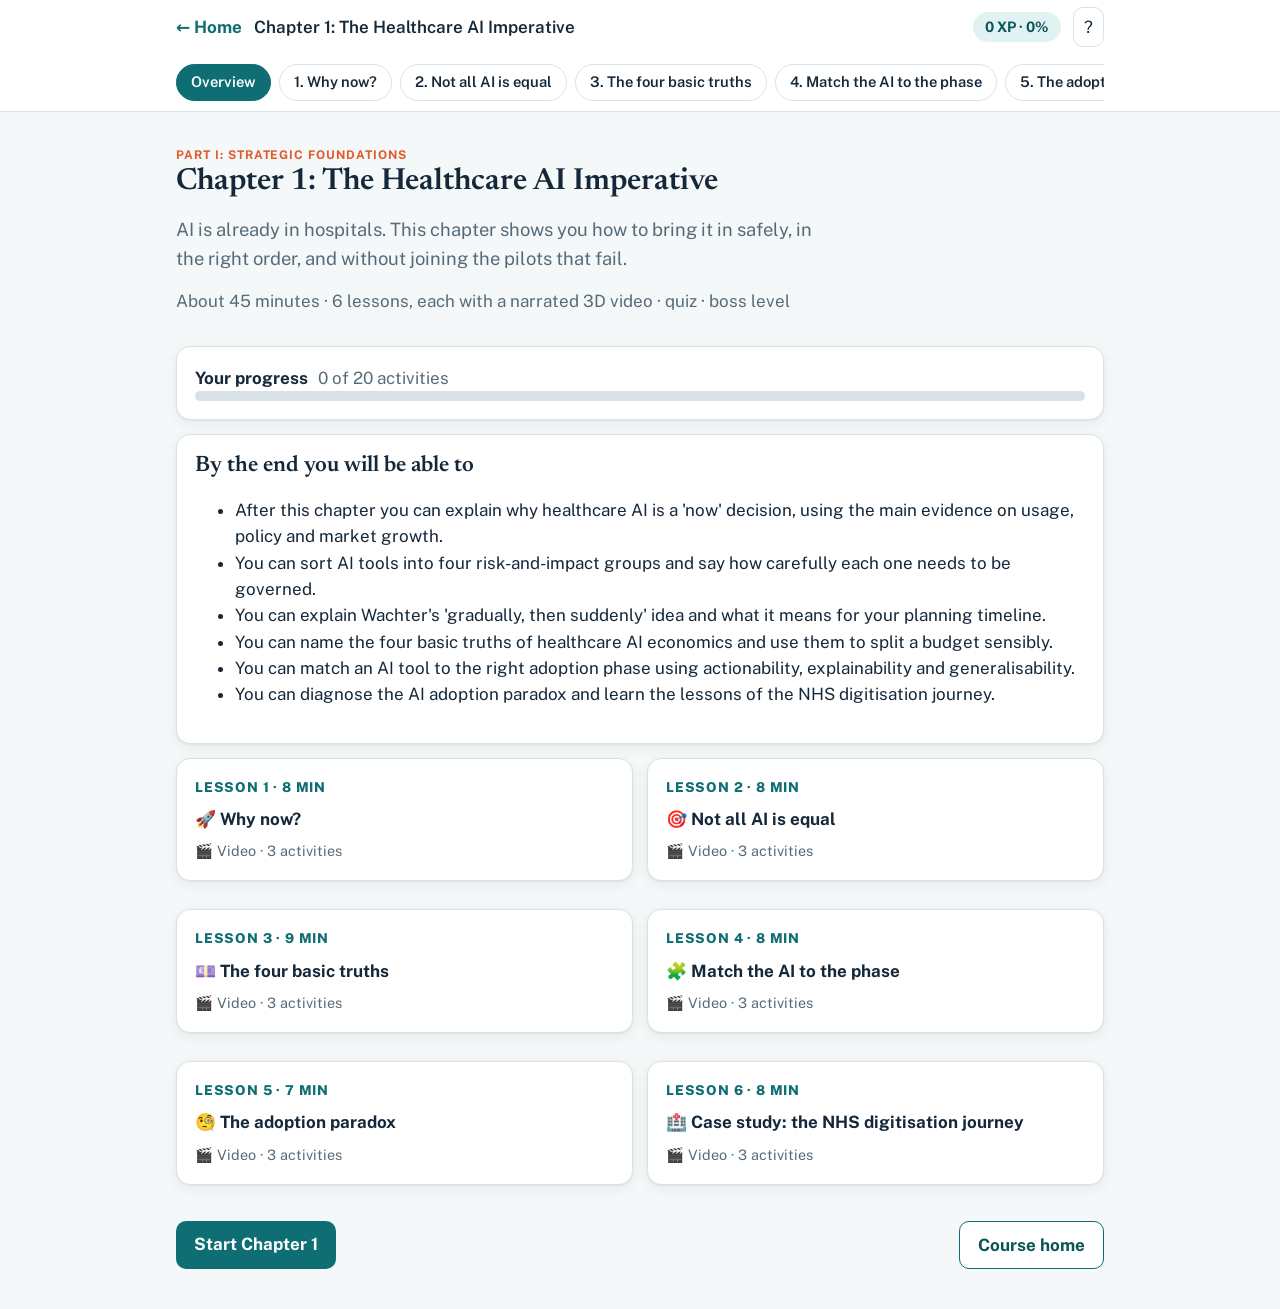
<file: chapter.html>
<!doctype html>
<html lang="en-GB">
<head>
<meta charset="utf-8">
<meta name="viewport" content="width=device-width,initial-scale=1">
<title>Chapter</title>
<link rel="preconnect" href="https://fonts.googleapis.com">
<link rel="preconnect" href="https://fonts.gstatic.com" crossorigin>
<link rel="stylesheet" href="https://fonts.googleapis.com/css2?family=Newsreader:opsz,wght@6..72,500;6..72,600&family=Public+Sans:wght@400;500;600;700&display=swap">
<link rel="stylesheet" href="assets/style.css">
</head>
<body>
<header class="topbar"><div class="wrap"><a class="home" href="index.html">← Home</a><span class="ttl" id="ttl"></span><span class="chip" id="xp"></span><a class="iconbtn" style="text-decoration:none;color:inherit" href="guide.html" title="Quick guide">?</a></div>
<div class="wrap"><nav class="nav" id="nav" aria-label="Chapter sections"></nav></div></header>
<main class="wrap" id="main"><p class="muted">Loading…</p></main>
<noscript><p class="wrap">This course needs JavaScript switched on.</p></noscript>
<script src="assets/three.min.js"></script>
<script src="assets/scenes.js"></script>
<script src="assets/music.js"></script>
<script src="assets/video.js"></script>
<script src="assets/engine.js"></script>
<script>SAIH.chapterPage();</script>
</body>
</html>
</file>
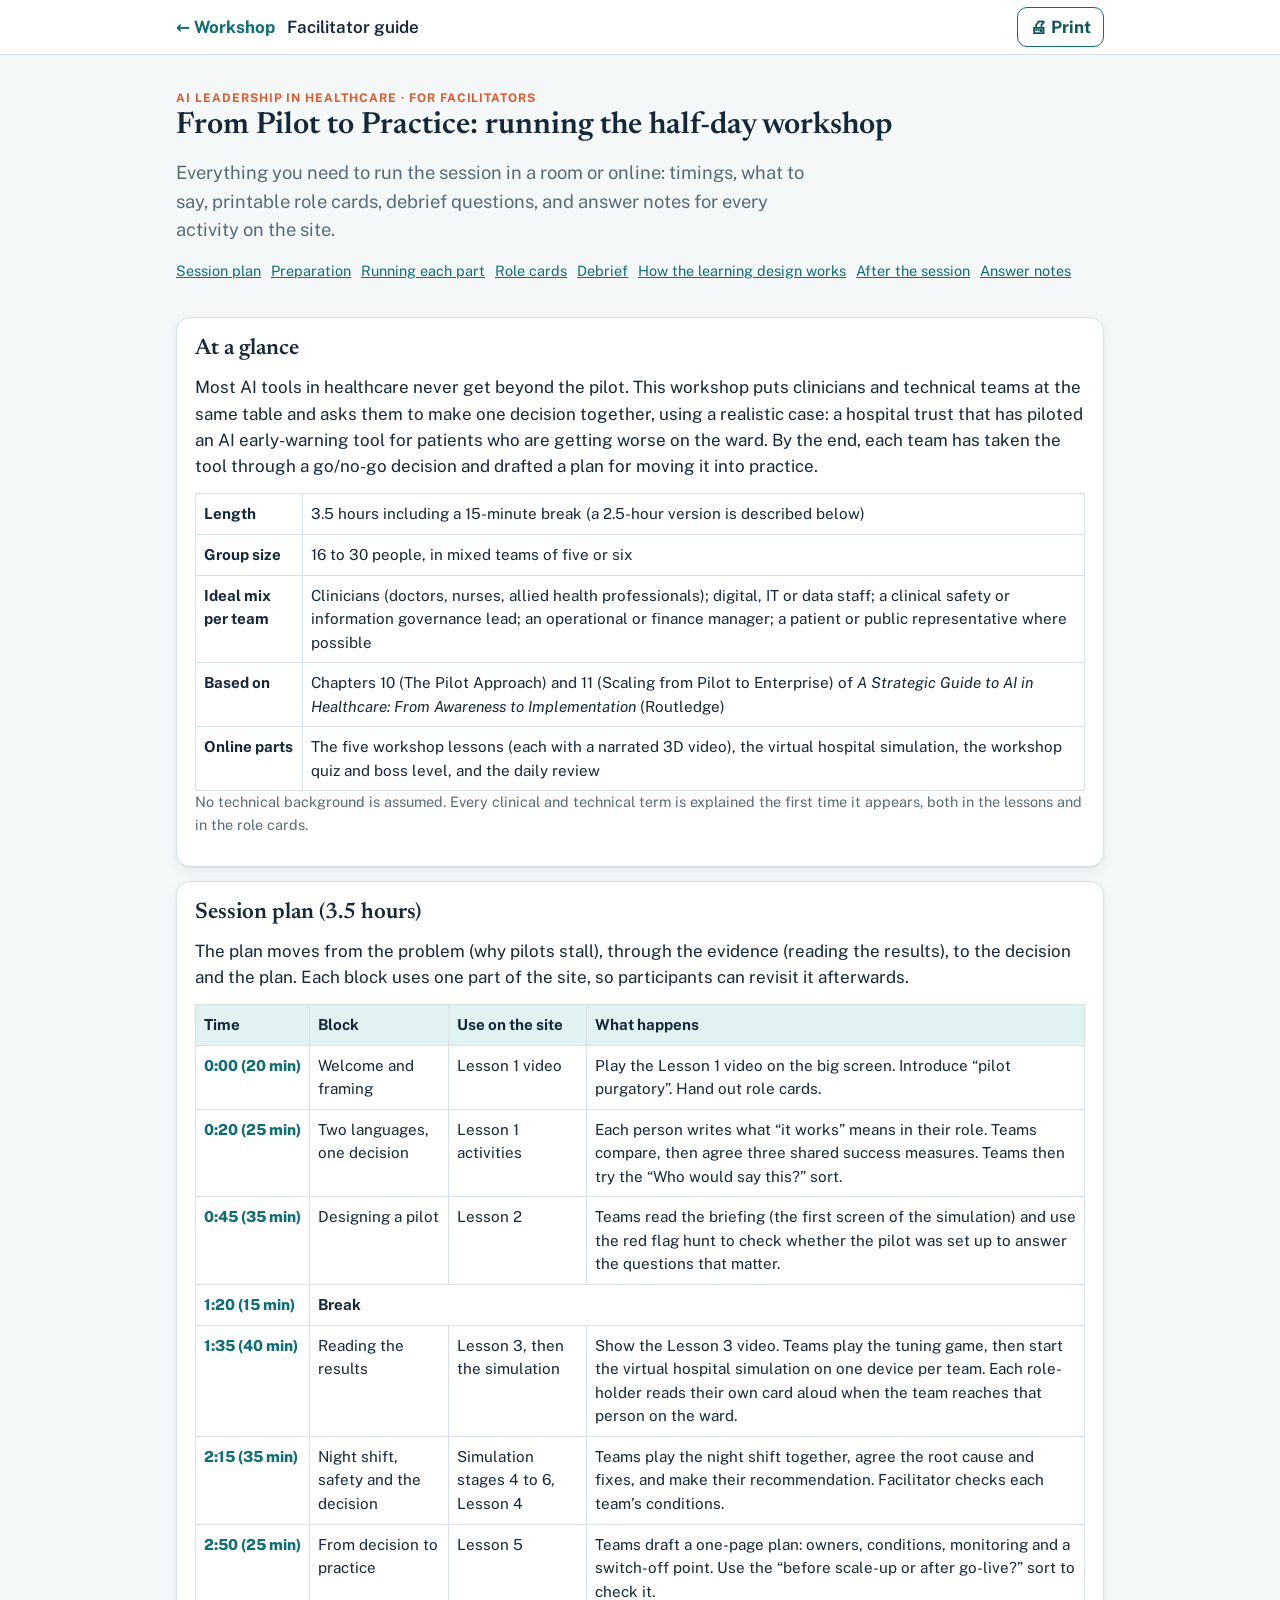
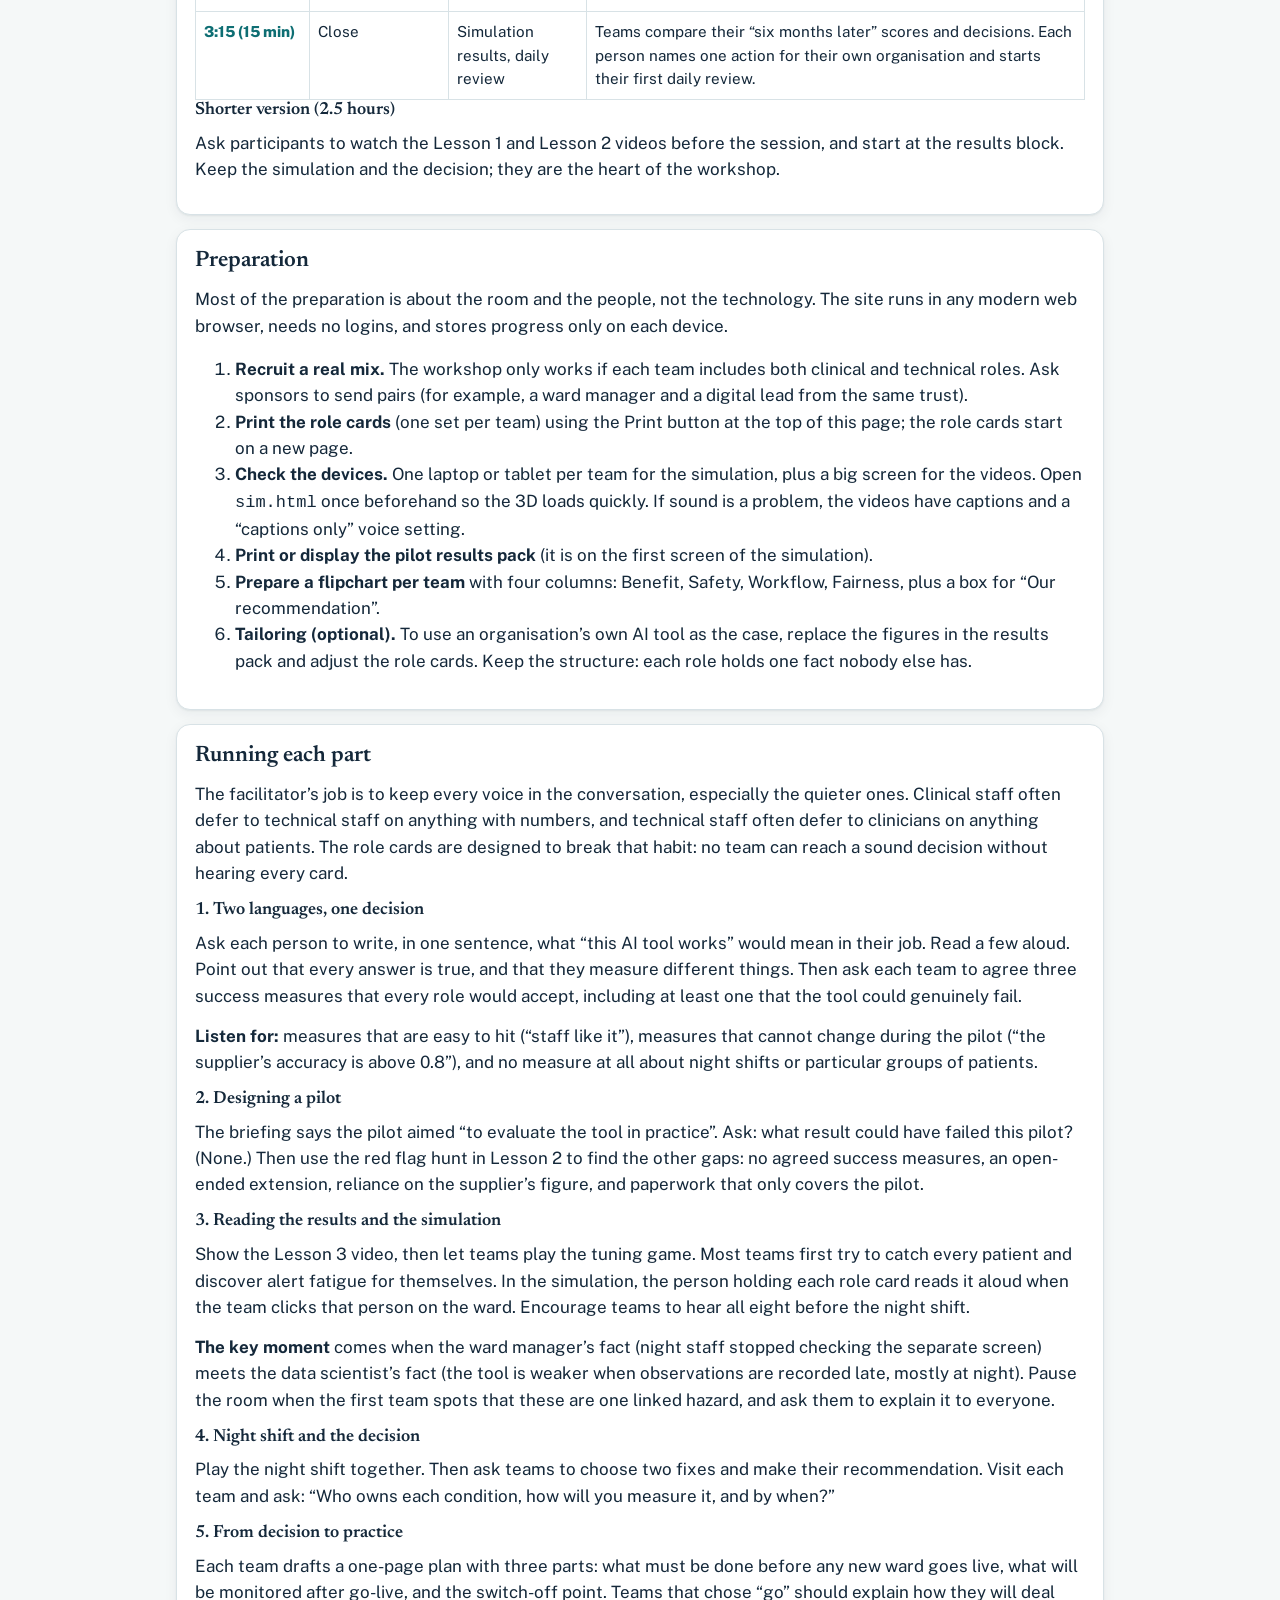
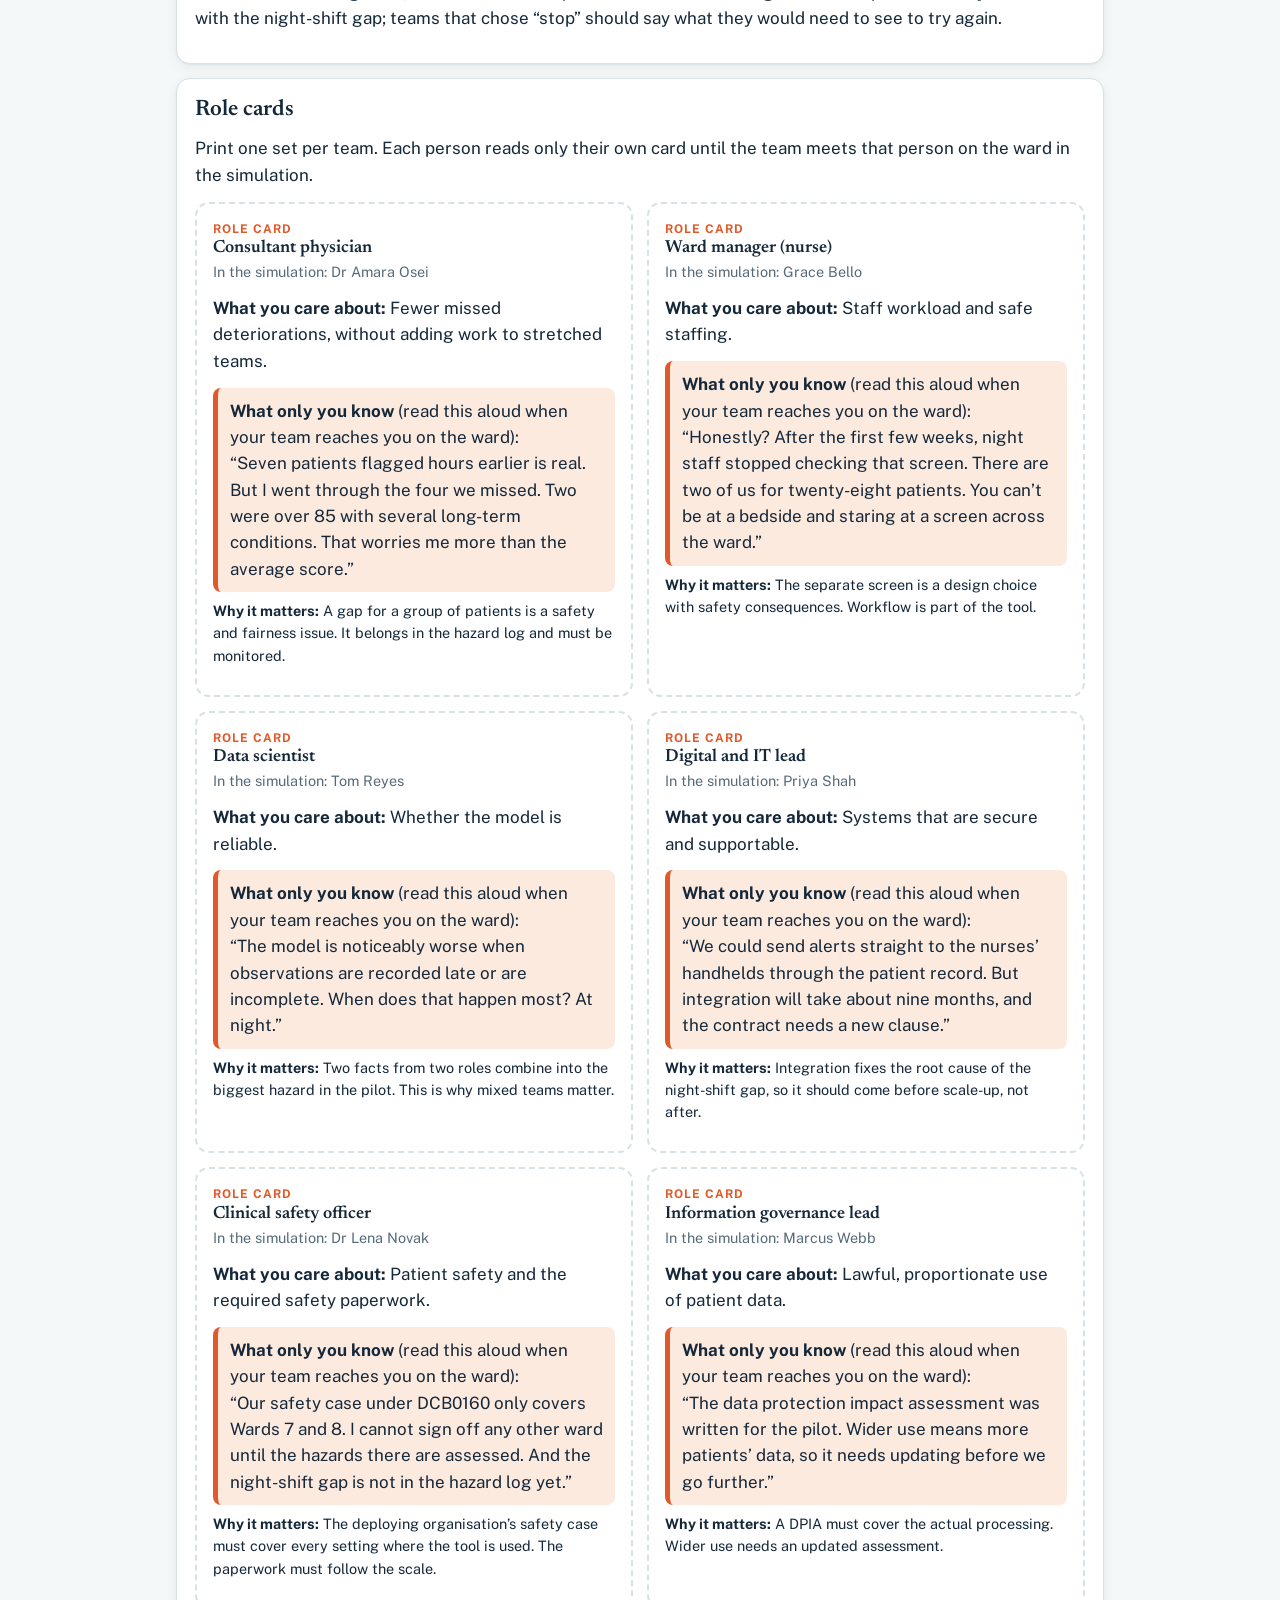
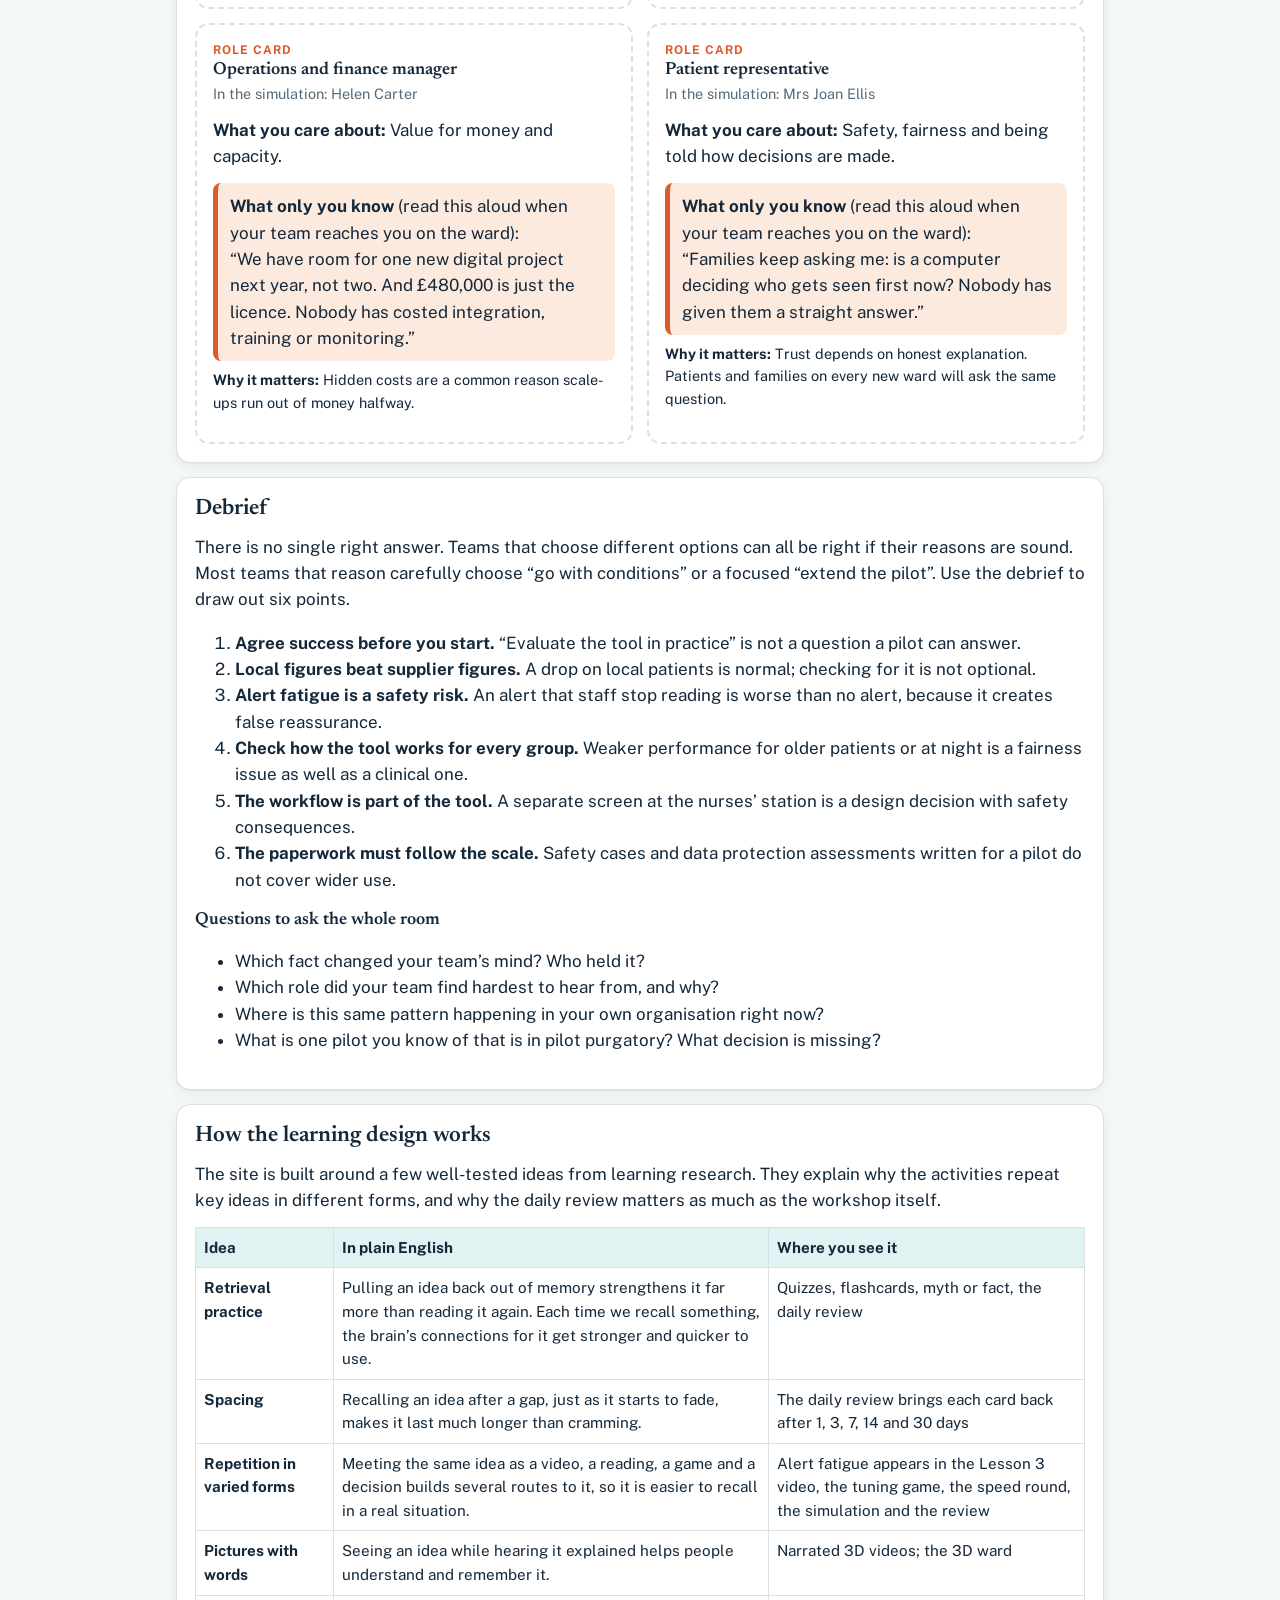
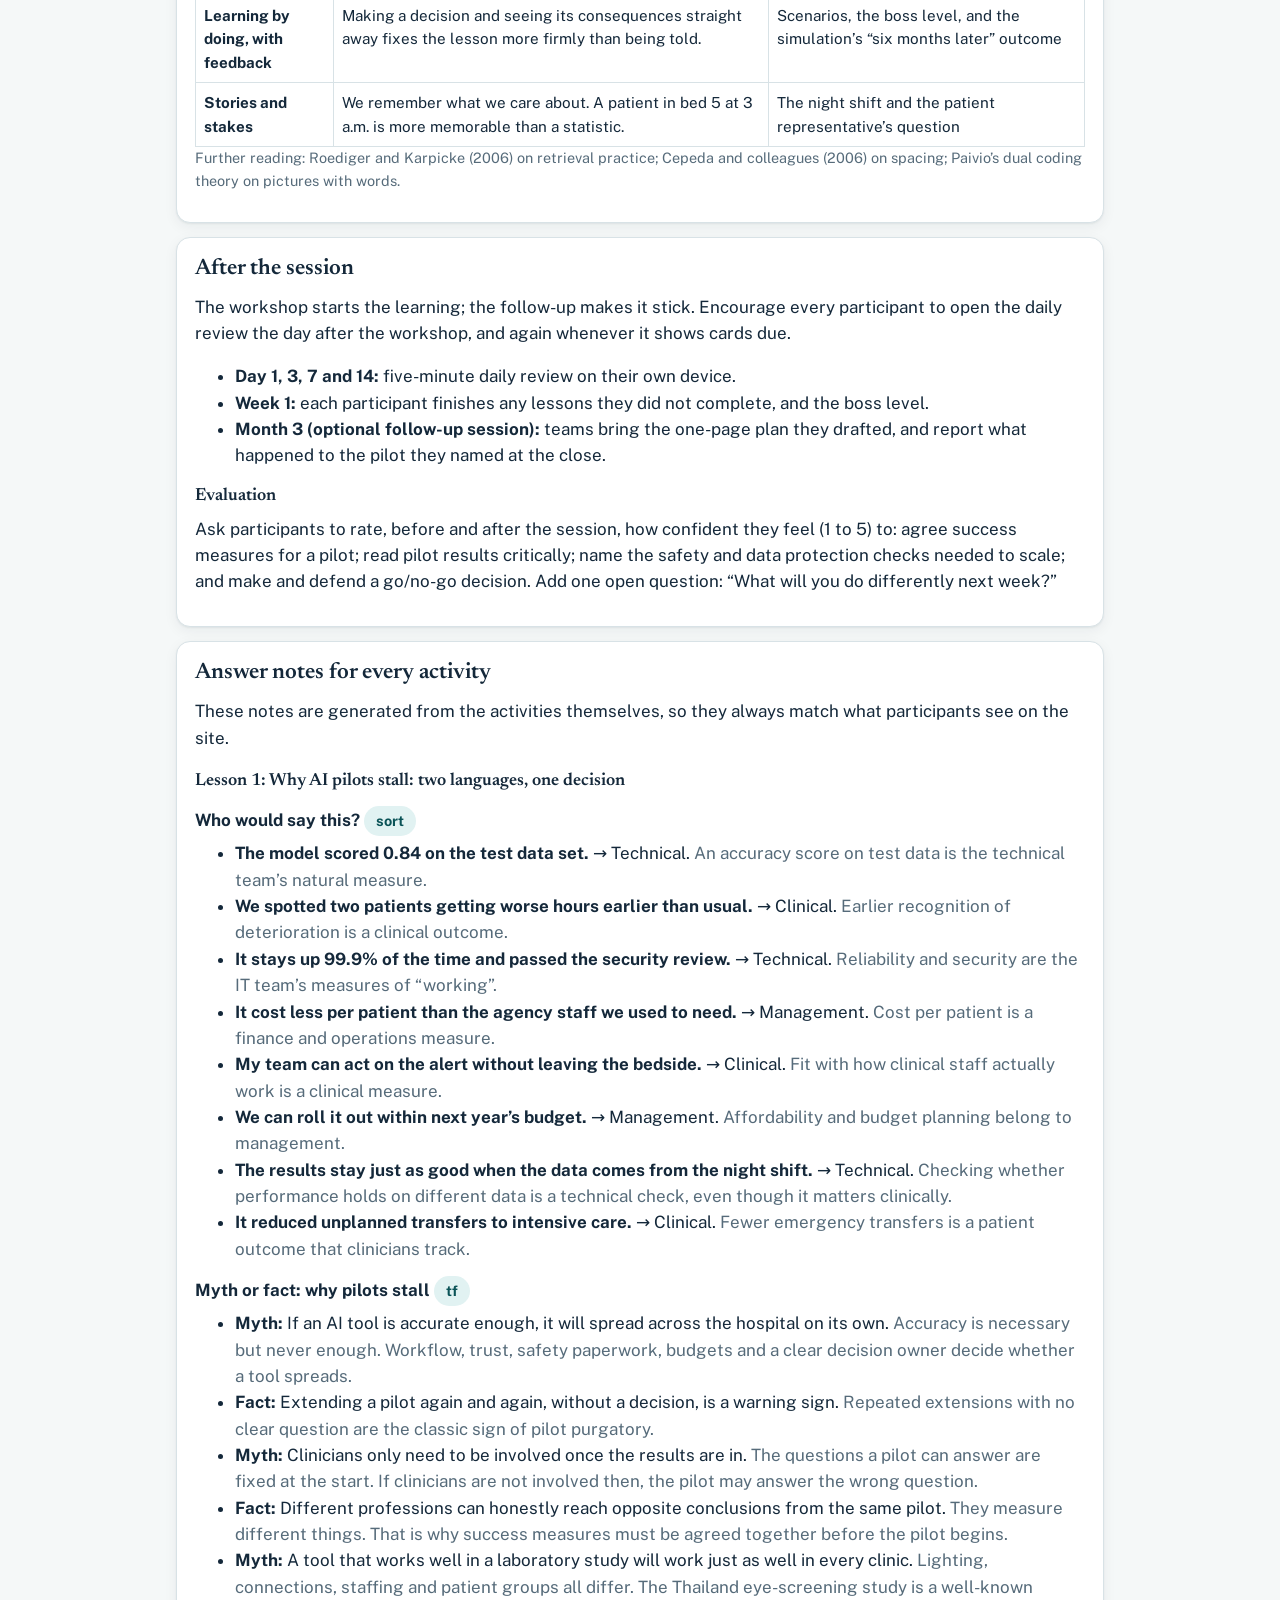
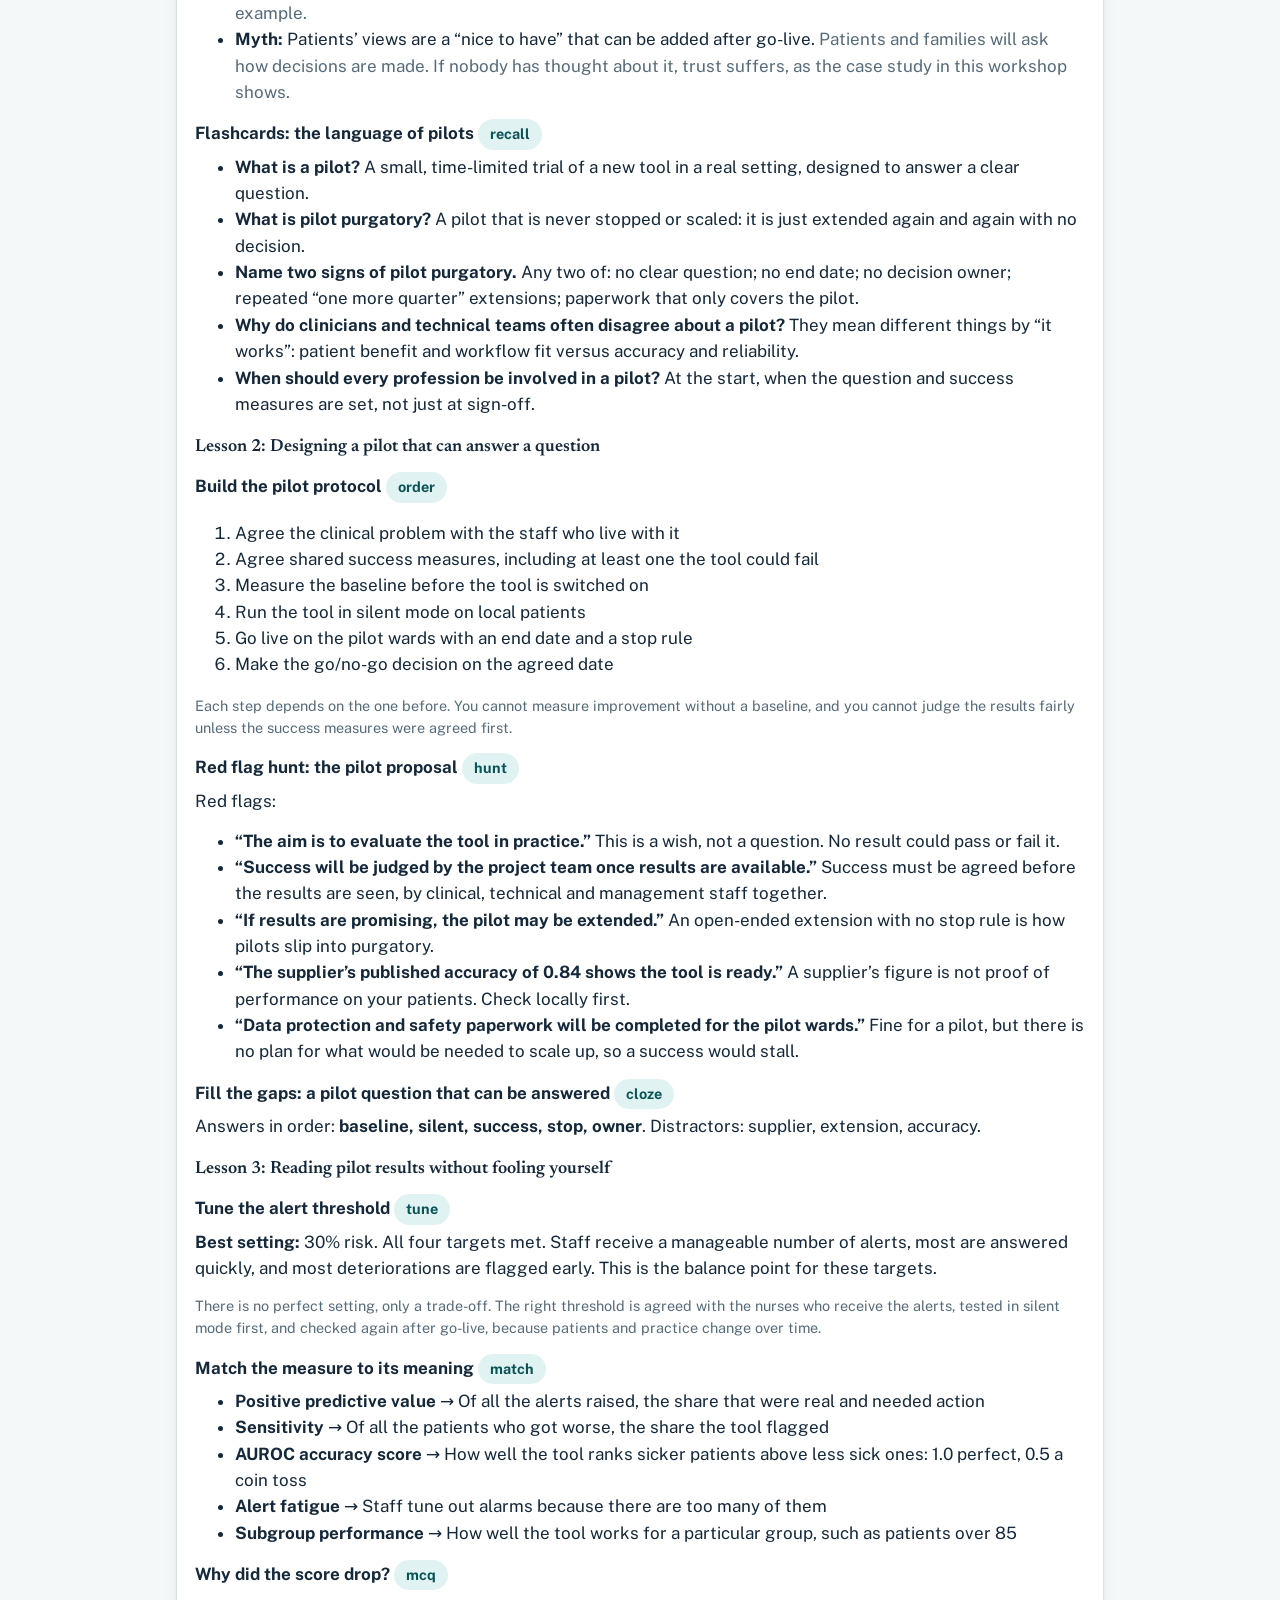
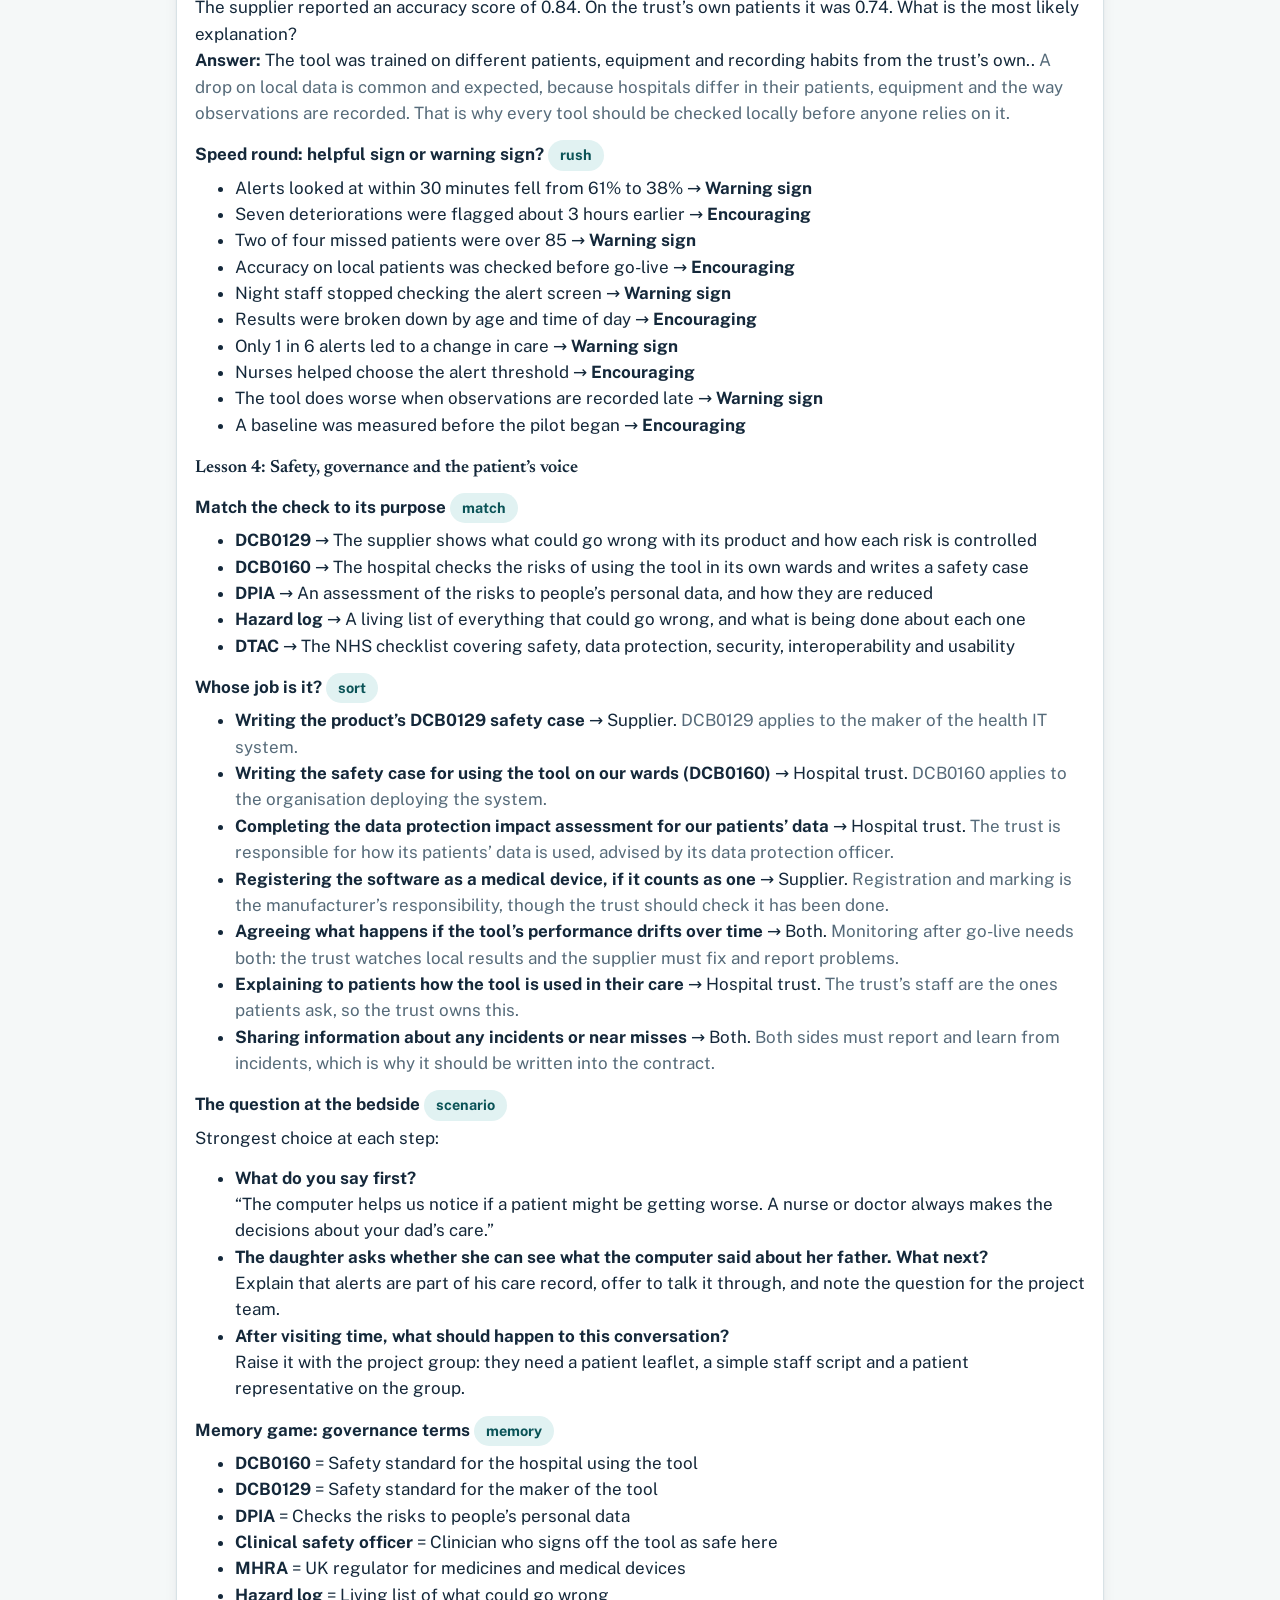
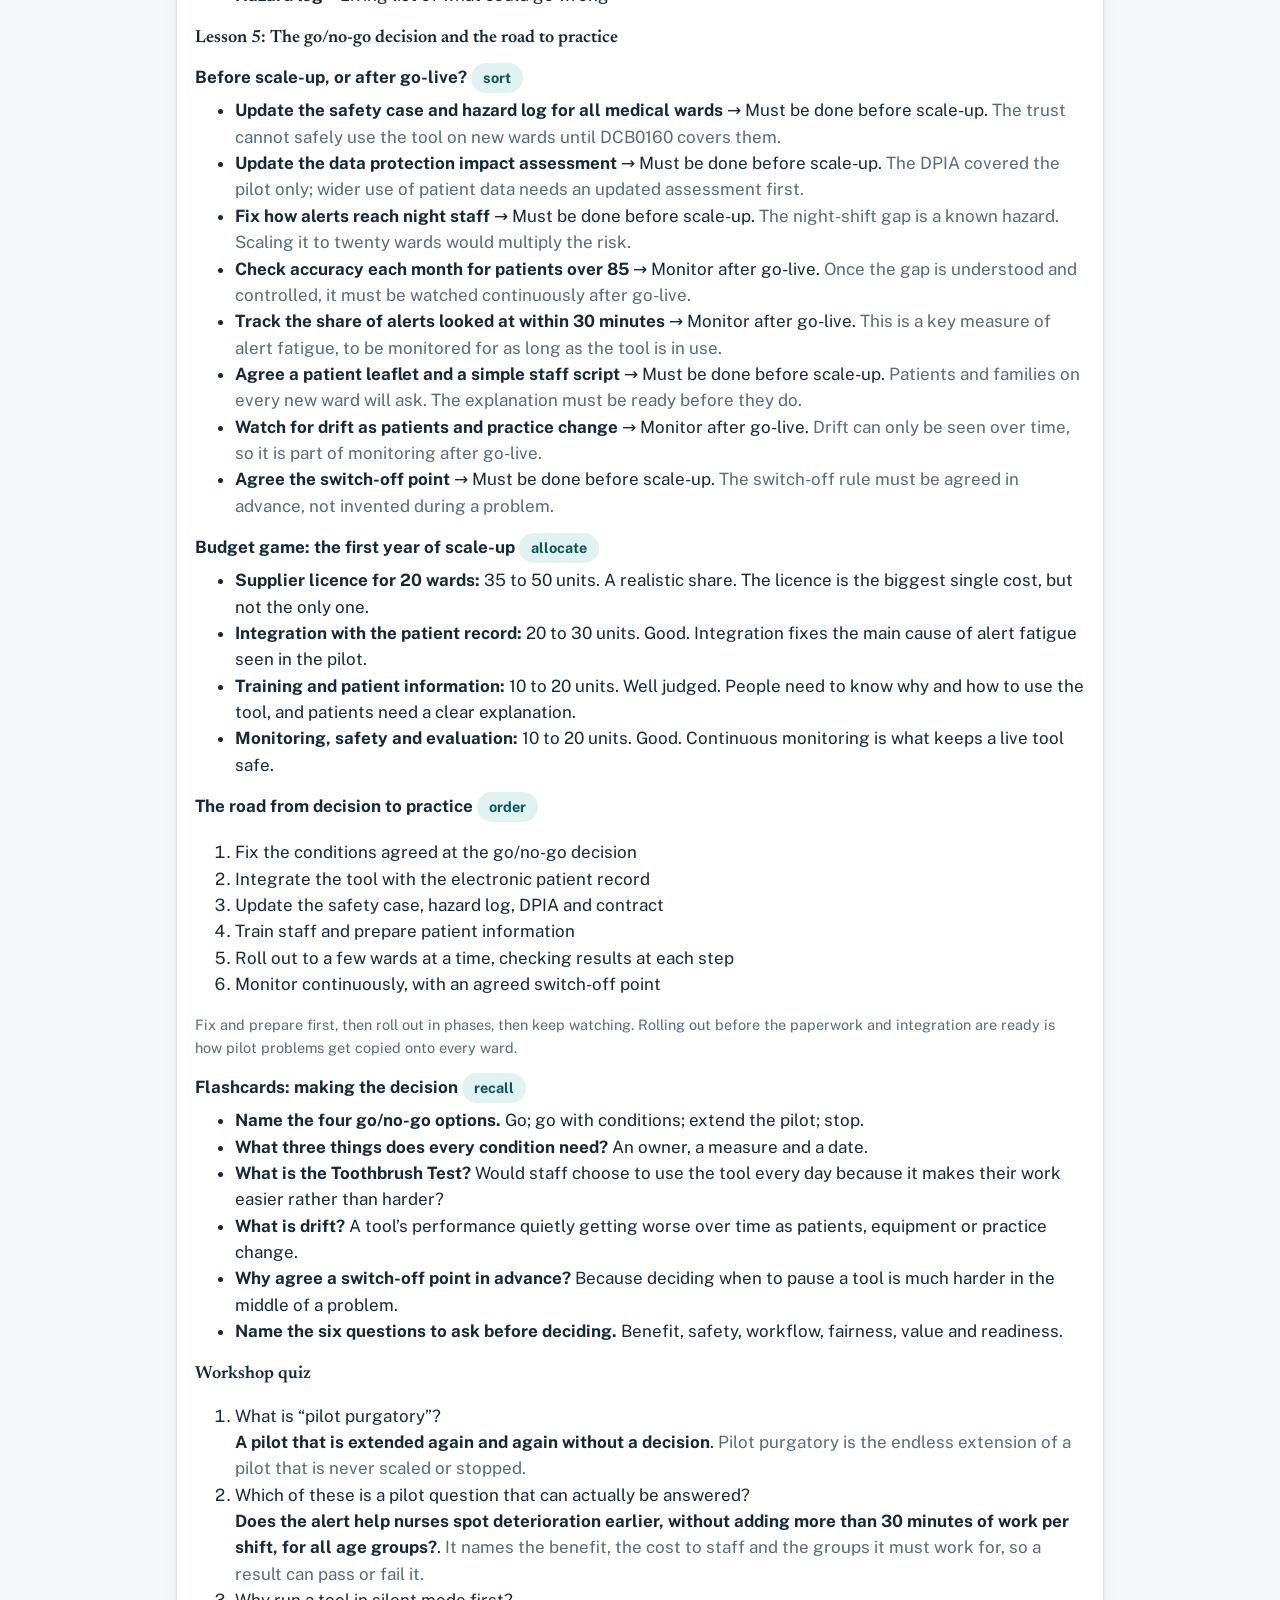
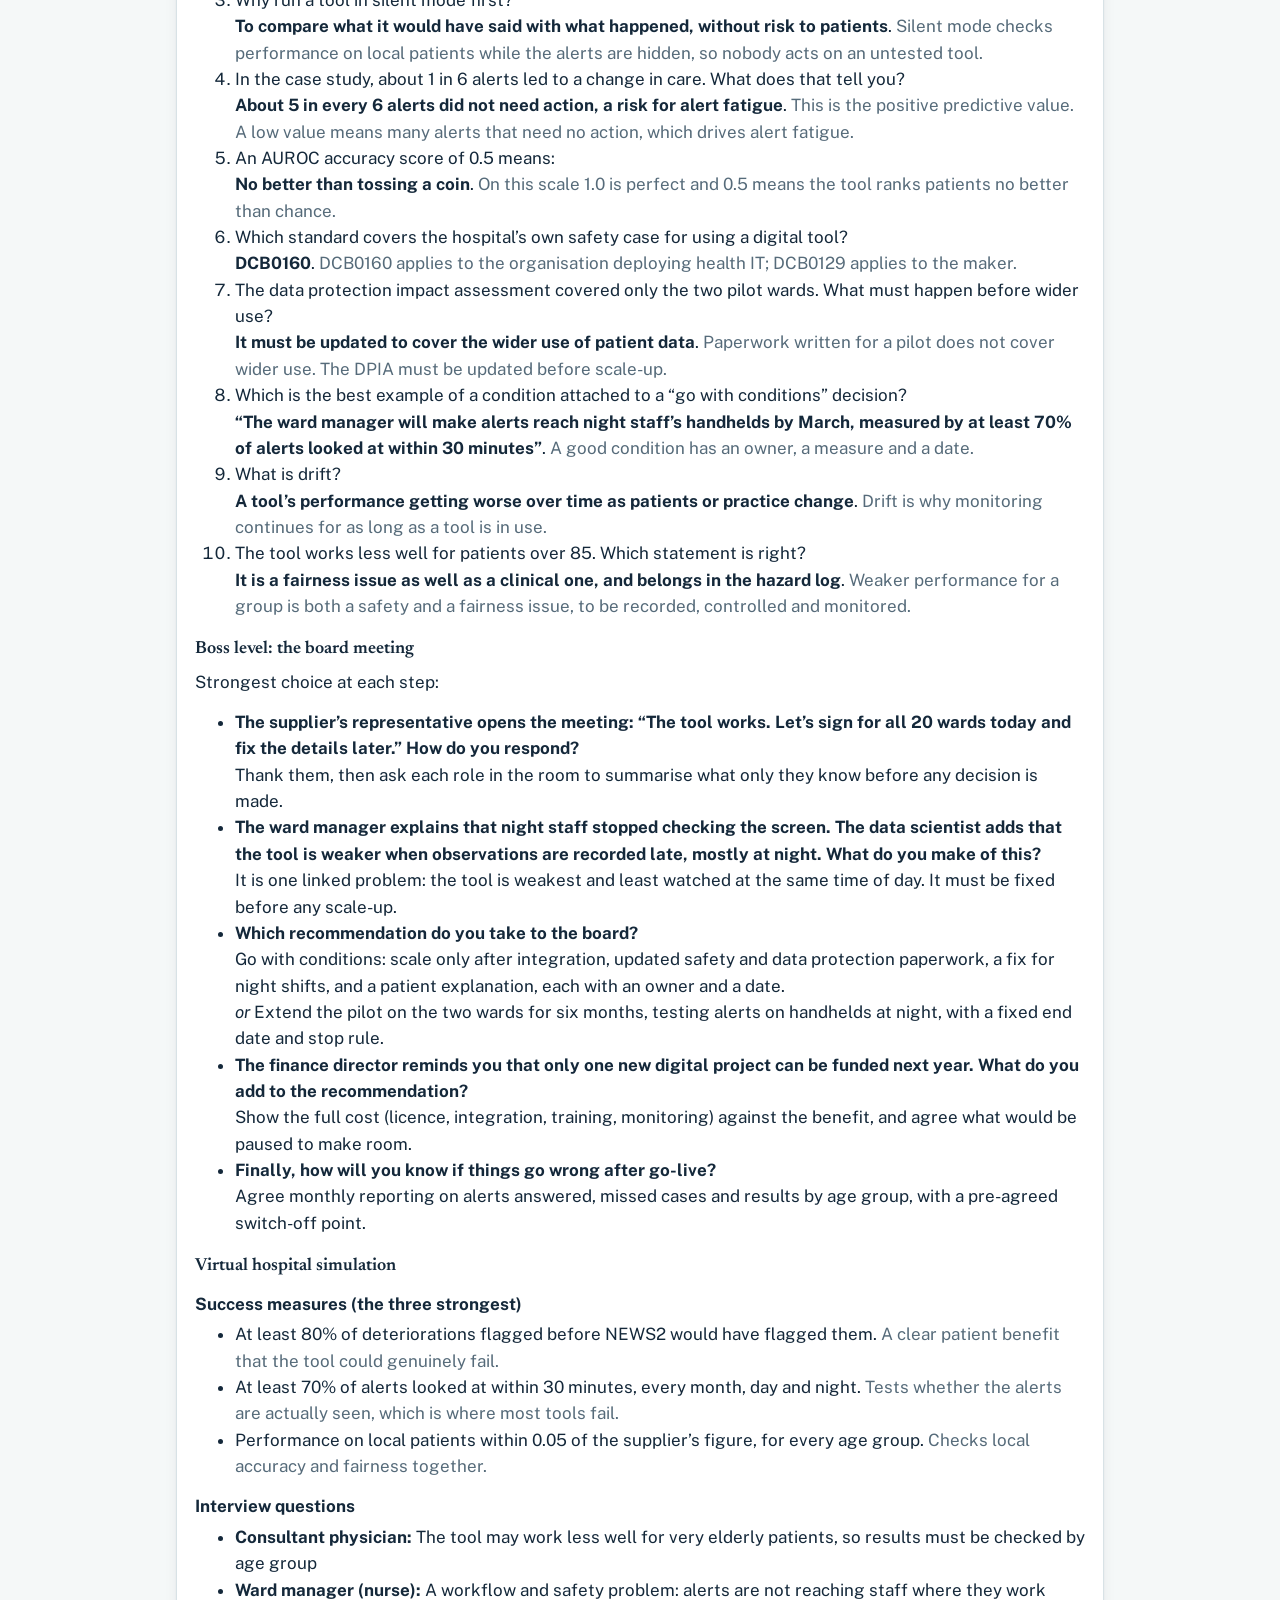
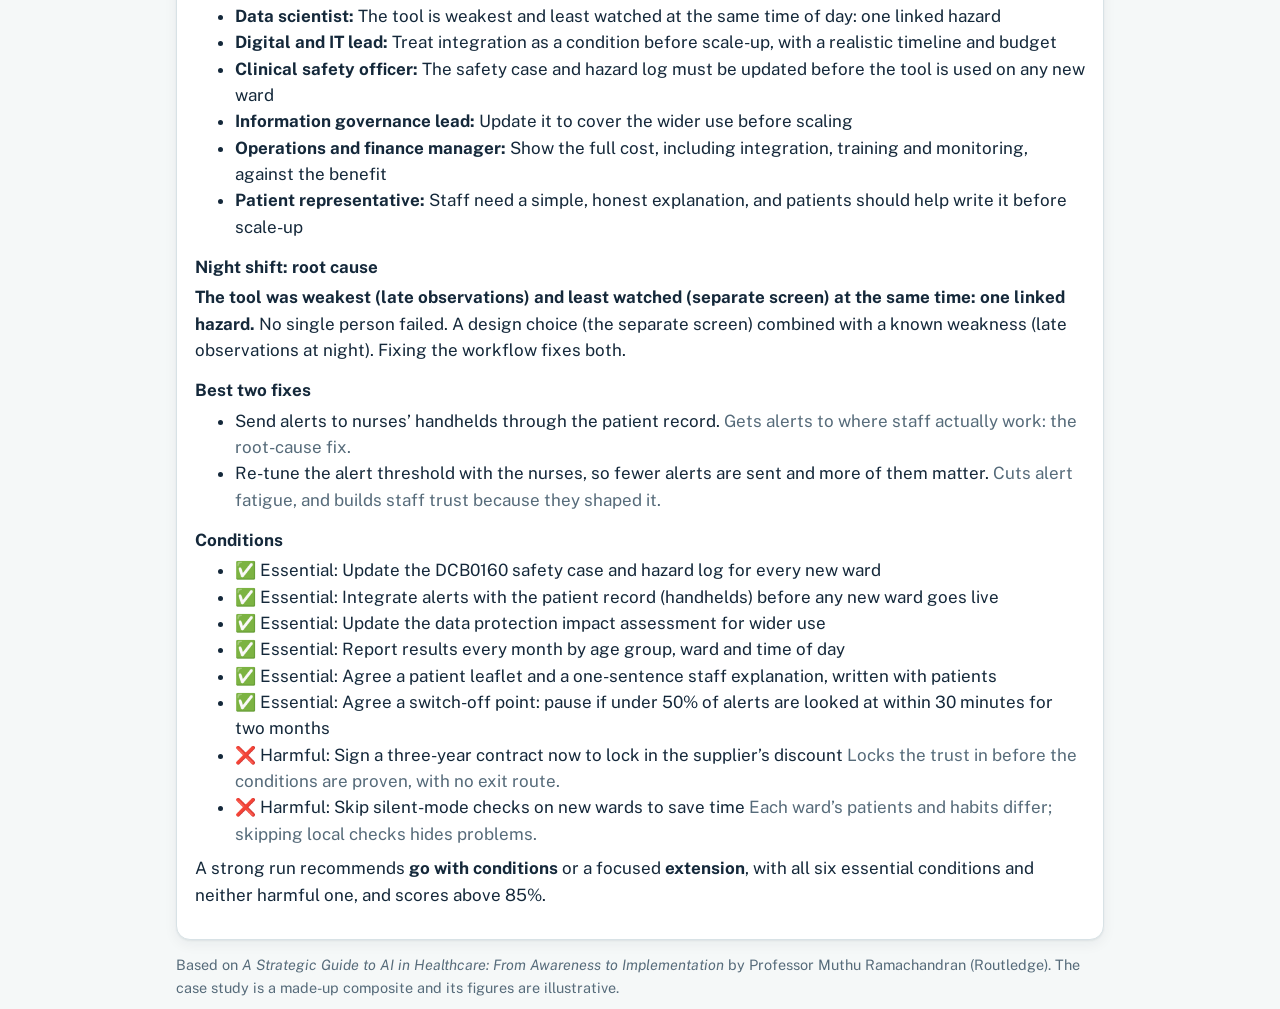
<file: facilitator.html>
<!doctype html>
<html lang="en-GB">
<head>
<meta charset="utf-8">
<meta name="viewport" content="width=device-width,initial-scale=1">
<title>Facilitator Guide</title>
<meta name="description" content="Facilitator guide for the half-day workshop From Pilot to Practice: session plan, role cards, debrief questions and answer notes.">
<link rel="preconnect" href="https://fonts.googleapis.com">
<link rel="preconnect" href="https://fonts.gstatic.com" crossorigin>
<link rel="stylesheet" href="https://fonts.googleapis.com/css2?family=Newsreader:opsz,wght@6..72,500;6..72,600&family=Public+Sans:wght@400;500;600;700&display=swap">
<link rel="stylesheet" href="assets/style.css">
<style>
.toc a{display:inline-block;margin:0 10px 6px 0}
.rolecards{display:grid;gap:14px}
@media(min-width:700px){.rolecards{grid-template-columns:1fr 1fr}}
.rolecard{border:2px dashed var(--line);border-radius:14px;padding:16px;background:var(--card)}
.rolecard h3{margin-bottom:2px}
.rolecard .secret{background:var(--accent-soft);border-left:5px solid var(--accent);padding:10px 12px;border-radius:8px;margin-top:8px}
.ans h4{margin:14px 0 4px}
.ans ul{margin:4px 0 8px}
.time{font-weight:800;color:var(--brand);white-space:nowrap}
@media print{
  .topbar,.noprint{display:none!important}
  body{background:#fff;color:#000;font-size:12pt}
  .card{box-shadow:none;break-inside:avoid}
  .rolecard{break-inside:avoid;border:1.5px dashed #555}
  #roles{break-before:page}
  a{color:#000}
}
</style>
</head>
<body>
<header class="topbar"><div class="wrap"><a class="home" href="chapter.html?ch=pp">← Workshop</a><span class="ttl">Facilitator guide</span><button class="btn alt noprint" style="padding:6px 12px" onclick="window.print()">🖨 Print</button></div></header>
<main class="wrap">

<div class="hero"><div class="eyebrow">AI Leadership in Healthcare · For facilitators</div>
<h1>From Pilot to Practice: running the half-day workshop</h1>
<p class="lead">Everything you need to run the session in a room or online: timings, what to say, printable role cards, debrief questions, and answer notes for every activity on the site.</p>
<p class="toc small noprint"><a href="#plan">Session plan</a><a href="#prep">Preparation</a><a href="#run">Running each part</a><a href="#roles">Role cards</a><a href="#debrief">Debrief</a><a href="#learning">How the learning design works</a><a href="#after">After the session</a><a href="#answers">Answer notes</a></p></div>

<div class="card"><h2>At a glance</h2>
<p>Most AI tools in healthcare never get beyond the pilot. This workshop puts clinicians and technical teams at the same table and asks them to make one decision together, using a realistic case: a hospital trust that has piloted an AI early-warning tool for patients who are getting worse on the ward. By the end, each team has taken the tool through a go/no-go decision and drafted a plan for moving it into practice.</p>
<div class="tablewrap"><table class="t"><tbody>
<tr><td><b>Length</b></td><td>3.5 hours including a 15-minute break (a 2.5-hour version is described below)</td></tr>
<tr><td><b>Group size</b></td><td>16 to 30 people, in mixed teams of five or six</td></tr>
<tr><td><b>Ideal mix per team</b></td><td>Clinicians (doctors, nurses, allied health professionals); digital, IT or data staff; a clinical safety or information governance lead; an operational or finance manager; a patient or public representative where possible</td></tr>
<tr><td><b>Based on</b></td><td>Chapters 10 (The Pilot Approach) and 11 (Scaling from Pilot to Enterprise) of <i>A Strategic Guide to AI in Healthcare: From Awareness to Implementation</i> (Routledge)</td></tr>
<tr><td><b>Online parts</b></td><td>The five workshop lessons (each with a narrated 3D video), the virtual hospital simulation, the workshop quiz and boss level, and the daily review</td></tr>
</tbody></table></div>
<p class="small muted">No technical background is assumed. Every clinical and technical term is explained the first time it appears, both in the lessons and in the role cards.</p></div>

<div class="card" id="plan"><h2>Session plan (3.5 hours)</h2>
<p>The plan moves from the problem (why pilots stall), through the evidence (reading the results), to the decision and the plan. Each block uses one part of the site, so participants can revisit it afterwards.</p>
<div class="tablewrap"><table class="t">
<thead><tr><th>Time</th><th>Block</th><th>Use on the site</th><th>What happens</th></tr></thead>
<tbody>
<tr><td class="time">0:00 (20 min)</td><td>Welcome and framing</td><td>Lesson 1 video</td><td>Play the Lesson 1 video on the big screen. Introduce “pilot purgatory”. Hand out role cards.</td></tr>
<tr><td class="time">0:20 (25 min)</td><td>Two languages, one decision</td><td>Lesson 1 activities</td><td>Each person writes what “it works” means in their role. Teams compare, then agree three shared success measures. Teams then try the “Who would say this?” sort.</td></tr>
<tr><td class="time">0:45 (35 min)</td><td>Designing a pilot</td><td>Lesson 2</td><td>Teams read the briefing (the first screen of the simulation) and use the red flag hunt to check whether the pilot was set up to answer the questions that matter.</td></tr>
<tr><td class="time">1:20 (15 min)</td><td colspan="3"><b>Break</b></td></tr>
<tr><td class="time">1:35 (40 min)</td><td>Reading the results</td><td>Lesson 3, then the simulation</td><td>Show the Lesson 3 video. Teams play the tuning game, then start the virtual hospital simulation on one device per team. Each role-holder reads their own card aloud when the team reaches that person on the ward.</td></tr>
<tr><td class="time">2:15 (35 min)</td><td>Night shift, safety and the decision</td><td>Simulation stages 4 to 6, Lesson 4</td><td>Teams play the night shift together, agree the root cause and fixes, and make their recommendation. Facilitator checks each team’s conditions.</td></tr>
<tr><td class="time">2:50 (25 min)</td><td>From decision to practice</td><td>Lesson 5</td><td>Teams draft a one-page plan: owners, conditions, monitoring and a switch-off point. Use the “before scale-up or after go-live?” sort to check it.</td></tr>
<tr><td class="time">3:15 (15 min)</td><td>Close</td><td>Simulation results, daily review</td><td>Teams compare their “six months later” scores and decisions. Each person names one action for their own organisation and starts their first daily review.</td></tr>
</tbody></table></div>
<h3>Shorter version (2.5 hours)</h3>
<p>Ask participants to watch the Lesson 1 and Lesson 2 videos before the session, and start at the results block. Keep the simulation and the decision; they are the heart of the workshop.</p></div>

<div class="card" id="prep"><h2>Preparation</h2>
<p>Most of the preparation is about the room and the people, not the technology. The site runs in any modern web browser, needs no logins, and stores progress only on each device.</p>
<ol>
<li><b>Recruit a real mix.</b> The workshop only works if each team includes both clinical and technical roles. Ask sponsors to send pairs (for example, a ward manager and a digital lead from the same trust).</li>
<li><b>Print the role cards</b> (one set per team) using the Print button at the top of this page; the role cards start on a new page.</li>
<li><b>Check the devices.</b> One laptop or tablet per team for the simulation, plus a big screen for the videos. Open <code>sim.html</code> once beforehand so the 3D loads quickly. If sound is a problem, the videos have captions and a “captions only” voice setting.</li>
<li><b>Print or display the pilot results pack</b> (it is on the first screen of the simulation).</li>
<li><b>Prepare a flipchart per team</b> with four columns: Benefit, Safety, Workflow, Fairness, plus a box for “Our recommendation”.</li>
<li><b>Tailoring (optional).</b> To use an organisation’s own AI tool as the case, replace the figures in the results pack and adjust the role cards. Keep the structure: each role holds one fact nobody else has.</li>
</ol></div>

<div class="card" id="run"><h2>Running each part</h2>
<p>The facilitator’s job is to keep every voice in the conversation, especially the quieter ones. Clinical staff often defer to technical staff on anything with numbers, and technical staff often defer to clinicians on anything about patients. The role cards are designed to break that habit: no team can reach a sound decision without hearing every card.</p>
<h3>1. Two languages, one decision</h3>
<p>Ask each person to write, in one sentence, what “this AI tool works” would mean in their job. Read a few aloud. Point out that every answer is true, and that they measure different things. Then ask each team to agree three success measures that every role would accept, including at least one that the tool could genuinely fail.</p>
<p><b>Listen for:</b> measures that are easy to hit (“staff like it”), measures that cannot change during the pilot (“the supplier’s accuracy is above 0.8”), and no measure at all about night shifts or particular groups of patients.</p>
<h3>2. Designing a pilot</h3>
<p>The briefing says the pilot aimed “to evaluate the tool in practice”. Ask: what result could have failed this pilot? (None.) Then use the red flag hunt in Lesson 2 to find the other gaps: no agreed success measures, an open-ended extension, reliance on the supplier’s figure, and paperwork that only covers the pilot.</p>
<h3>3. Reading the results and the simulation</h3>
<p>Show the Lesson 3 video, then let teams play the tuning game. Most teams first try to catch every patient and discover alert fatigue for themselves. In the simulation, the person holding each role card reads it aloud when the team clicks that person on the ward. Encourage teams to hear all eight before the night shift.</p>
<p><b>The key moment</b> comes when the ward manager’s fact (night staff stopped checking the separate screen) meets the data scientist’s fact (the tool is weaker when observations are recorded late, mostly at night). Pause the room when the first team spots that these are one linked hazard, and ask them to explain it to everyone.</p>
<h3>4. Night shift and the decision</h3>
<p>Play the night shift together. Then ask teams to choose two fixes and make their recommendation. Visit each team and ask: “Who owns each condition, how will you measure it, and by when?”</p>
<h3>5. From decision to practice</h3>
<p>Each team drafts a one-page plan with three parts: what must be done before any new ward goes live, what will be monitored after go-live, and the switch-off point. Teams that chose “go” should explain how they will deal with the night-shift gap; teams that chose “stop” should say what they would need to see to try again.</p></div>

<div class="card" id="roles"><h2>Role cards</h2>
<p class="noprint">Print one set per team. Each person reads only their own card until the team meets that person on the ward in the simulation.</p>
<div class="rolecards" id="rolecards"></div></div>

<div class="card" id="debrief"><h2>Debrief</h2>
<p>There is no single right answer. Teams that choose different options can all be right if their reasons are sound. Most teams that reason carefully choose “go with conditions” or a focused “extend the pilot”. Use the debrief to draw out six points.</p>
<ol>
<li><b>Agree success before you start.</b> “Evaluate the tool in practice” is not a question a pilot can answer.</li>
<li><b>Local figures beat supplier figures.</b> A drop on local patients is normal; checking for it is not optional.</li>
<li><b>Alert fatigue is a safety risk.</b> An alert that staff stop reading is worse than no alert, because it creates false reassurance.</li>
<li><b>Check how the tool works for every group.</b> Weaker performance for older patients or at night is a fairness issue as well as a clinical one.</li>
<li><b>The workflow is part of the tool.</b> A separate screen at the nurses’ station is a design decision with safety consequences.</li>
<li><b>The paperwork must follow the scale.</b> Safety cases and data protection assessments written for a pilot do not cover wider use.</li>
</ol>
<h3>Questions to ask the whole room</h3>
<ul>
<li>Which fact changed your team’s mind? Who held it?</li>
<li>Which role did your team find hardest to hear from, and why?</li>
<li>Where is this same pattern happening in your own organisation right now?</li>
<li>What is one pilot you know of that is in pilot purgatory? What decision is missing?</li>
</ul></div>

<div class="card" id="learning"><h2>How the learning design works</h2>
<p>The site is built around a few well-tested ideas from learning research. They explain why the activities repeat key ideas in different forms, and why the daily review matters as much as the workshop itself.</p>
<div class="tablewrap"><table class="t">
<thead><tr><th>Idea</th><th>In plain English</th><th>Where you see it</th></tr></thead>
<tbody>
<tr><td><b>Retrieval practice</b></td><td>Pulling an idea back out of memory strengthens it far more than reading it again. Each time we recall something, the brain’s connections for it get stronger and quicker to use.</td><td>Quizzes, flashcards, myth or fact, the daily review</td></tr>
<tr><td><b>Spacing</b></td><td>Recalling an idea after a gap, just as it starts to fade, makes it last much longer than cramming.</td><td>The daily review brings each card back after 1, 3, 7, 14 and 30 days</td></tr>
<tr><td><b>Repetition in varied forms</b></td><td>Meeting the same idea as a video, a reading, a game and a decision builds several routes to it, so it is easier to recall in a real situation.</td><td>Alert fatigue appears in the Lesson 3 video, the tuning game, the speed round, the simulation and the review</td></tr>
<tr><td><b>Pictures with words</b></td><td>Seeing an idea while hearing it explained helps people understand and remember it.</td><td>Narrated 3D videos; the 3D ward</td></tr>
<tr><td><b>Learning by doing, with feedback</b></td><td>Making a decision and seeing its consequences straight away fixes the lesson more firmly than being told.</td><td>Scenarios, the boss level, and the simulation’s “six months later” outcome</td></tr>
<tr><td><b>Stories and stakes</b></td><td>We remember what we care about. A patient in bed 5 at 3 a.m. is more memorable than a statistic.</td><td>The night shift and the patient representative’s question</td></tr>
</tbody></table></div>
<p class="small muted">Further reading: Roediger and Karpicke (2006) on retrieval practice; Cepeda and colleagues (2006) on spacing; Paivio’s dual coding theory on pictures with words.</p></div>

<div class="card" id="after"><h2>After the session</h2>
<p>The workshop starts the learning; the follow-up makes it stick. Encourage every participant to open the daily review the day after the workshop, and again whenever it shows cards due.</p>
<ul>
<li><b>Day 1, 3, 7 and 14:</b> five-minute daily review on their own device.</li>
<li><b>Week 1:</b> each participant finishes any lessons they did not complete, and the boss level.</li>
<li><b>Month 3 (optional follow-up session):</b> teams bring the one-page plan they drafted, and report what happened to the pilot they named at the close.</li>
</ul>
<h3>Evaluation</h3>
<p>Ask participants to rate, before and after the session, how confident they feel (1 to 5) to: agree success measures for a pilot; read pilot results critically; name the safety and data protection checks needed to scale; and make and defend a go/no-go decision. Add one open question: “What will you do differently next week?”</p></div>

<div class="card ans" id="answers"><h2>Answer notes for every activity</h2>
<p>These notes are generated from the activities themselves, so they always match what participants see on the site.</p>
<div id="answerhost"><p class="muted">Loading…</p></div></div>

<p class="small muted">Based on <i>A Strategic Guide to AI in Healthcare: From Awareness to Implementation</i> by Professor Muthu Ramachandran (Routledge). The case study is a made-up composite and its figures are illustrative.</p>
</main>
<script src="data/pp.js"></script>
<script src="data/sim-pp.js"></script>
<script src="assets/facilitator.js"></script>
</body>
</html>
</file>
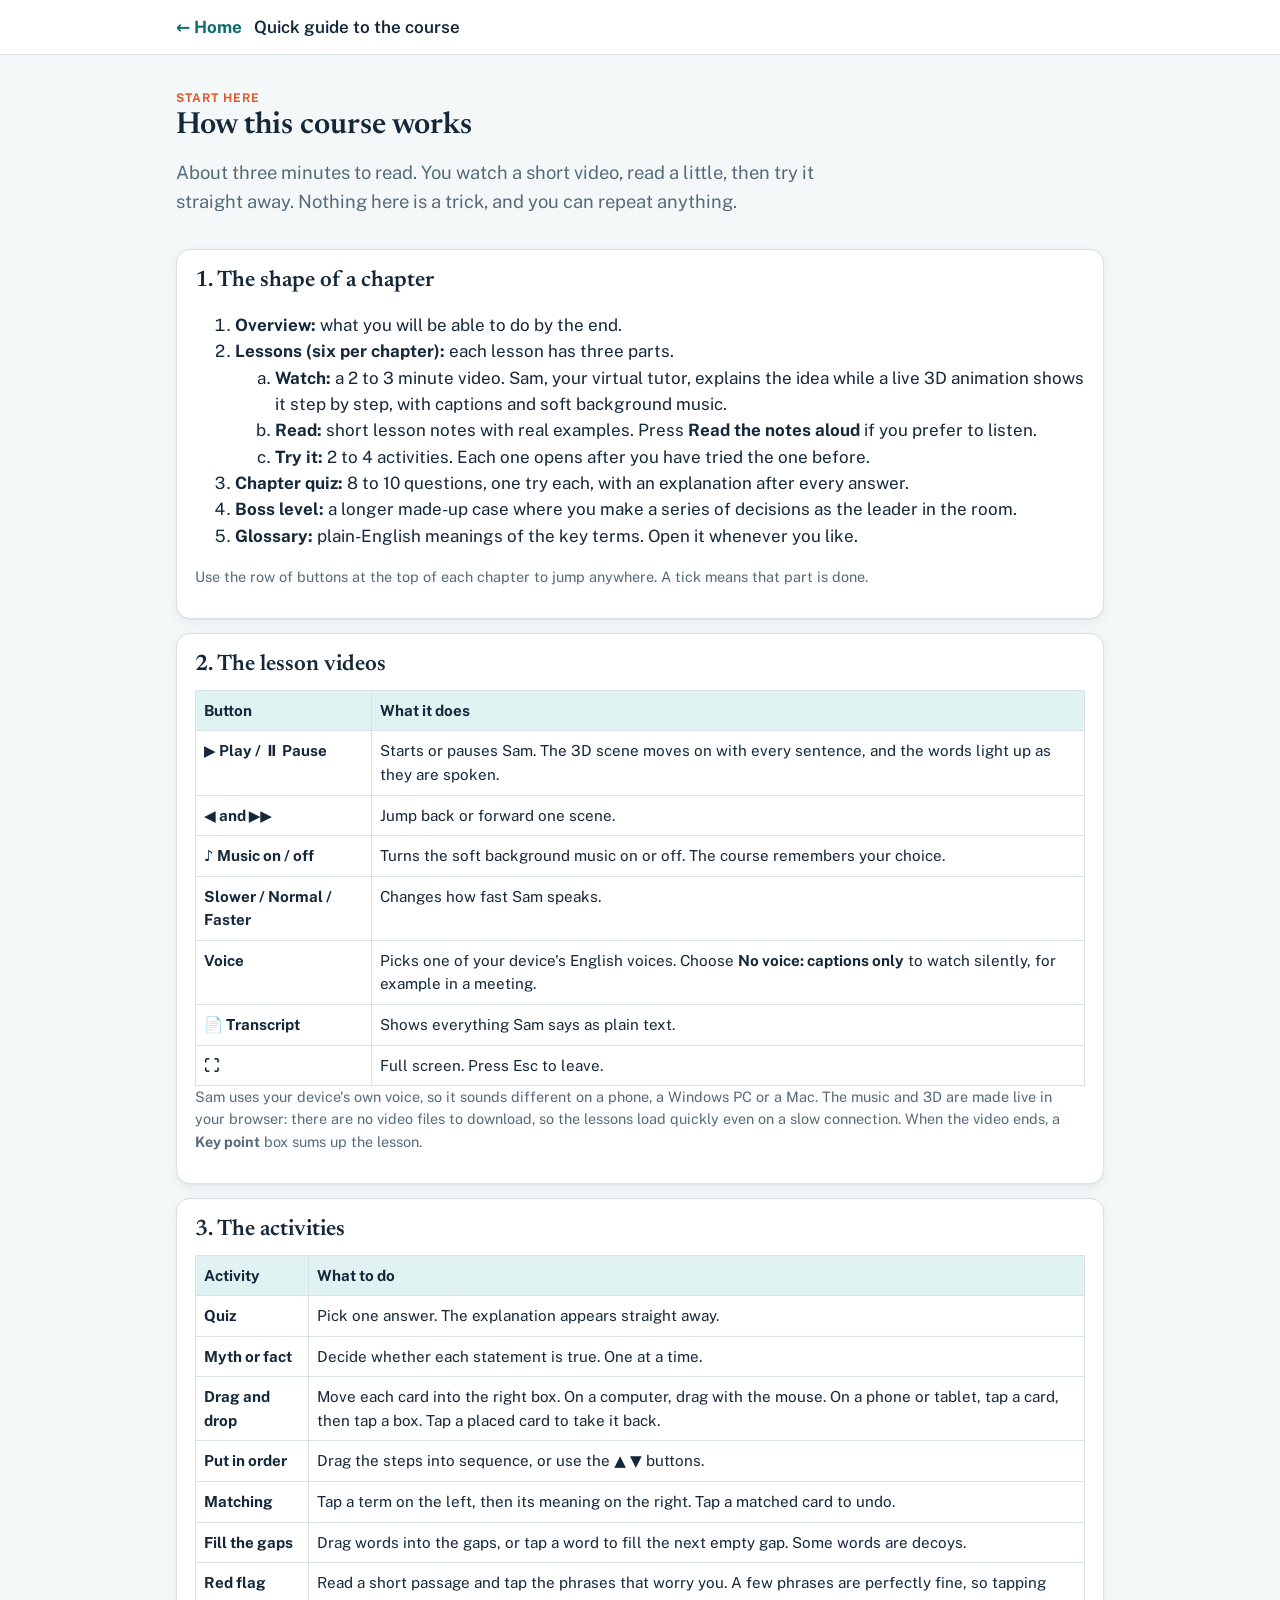
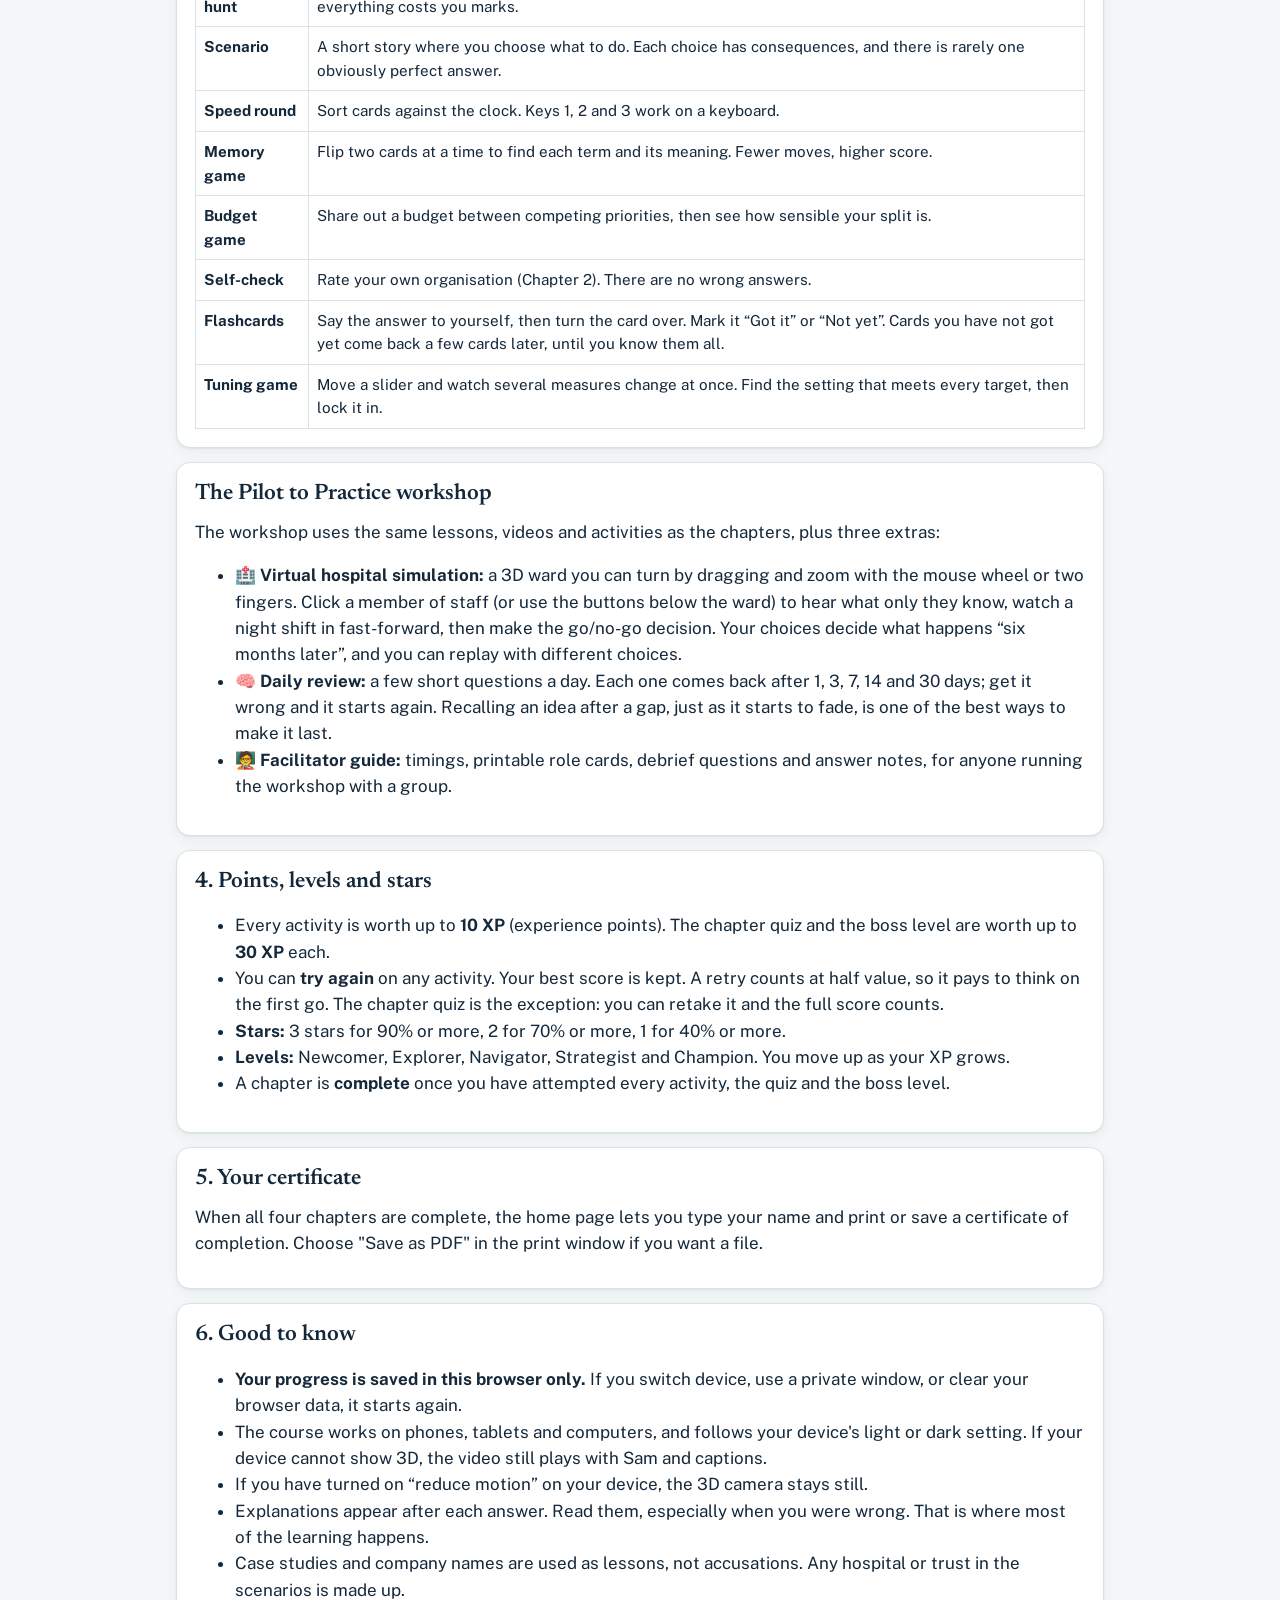
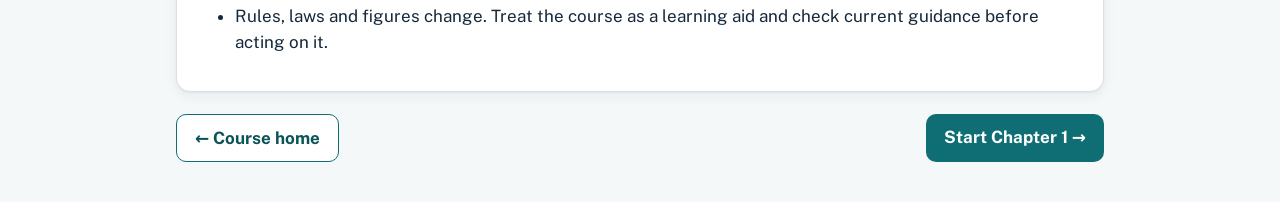
<file: guide.html>
<!doctype html>
<html lang="en-GB">
<head>
<meta charset="utf-8">
<meta name="viewport" content="width=device-width,initial-scale=1">
<title>Quick guide</title>
<link rel="preconnect" href="https://fonts.googleapis.com">
<link rel="preconnect" href="https://fonts.gstatic.com" crossorigin>
<link rel="stylesheet" href="https://fonts.googleapis.com/css2?family=Newsreader:opsz,wght@6..72,500;6..72,600&family=Public+Sans:wght@400;500;600;700&display=swap">
<link rel="stylesheet" href="assets/style.css">
</head>
<body>
<header class="topbar"><div class="wrap"><a class="home" href="index.html">← Home</a><span class="ttl">Quick guide to the course</span></div></header>
<main class="wrap">
<div class="hero"><div class="eyebrow">Start here</div><h1>How this course works</h1>
<p class="lead">About three minutes to read. You watch a short video, read a little, then try it straight away. Nothing here is a trick, and you can repeat anything.</p></div>

<div class="card"><h2>1. The shape of a chapter</h2>
<ol>
<li><b>Overview:</b> what you will be able to do by the end.</li>
<li><b>Lessons (six per chapter):</b> each lesson has three parts.
<ol type="a">
<li><b>Watch:</b> a 2 to 3 minute video. Sam, your virtual tutor, explains the idea while a live 3D animation shows it step by step, with captions and soft background music.</li>
<li><b>Read:</b> short lesson notes with real examples. Press <b>Read the notes aloud</b> if you prefer to listen.</li>
<li><b>Try it:</b> 2 to 4 activities. Each one opens after you have tried the one before.</li>
</ol></li>
<li><b>Chapter quiz:</b> 8 to 10 questions, one try each, with an explanation after every answer.</li>
<li><b>Boss level:</b> a longer made-up case where you make a series of decisions as the leader in the room.</li>
<li><b>Glossary:</b> plain-English meanings of the key terms. Open it whenever you like.</li>
</ol>
<p class="muted small">Use the row of buttons at the top of each chapter to jump anywhere. A tick means that part is done.</p></div>

<div class="card"><h2>2. The lesson videos</h2>
<div class="tablewrap"><table class="t">
<thead><tr><th>Button</th><th>What it does</th></tr></thead>
<tbody>
<tr><td><b>▶ Play / ⏸ Pause</b></td><td>Starts or pauses Sam. The 3D scene moves on with every sentence, and the words light up as they are spoken.</td></tr>
<tr><td><b>◀ and ▶▶</b></td><td>Jump back or forward one scene.</td></tr>
<tr><td><b>♪ Music on / off</b></td><td>Turns the soft background music on or off. The course remembers your choice.</td></tr>
<tr><td><b>Slower / Normal / Faster</b></td><td>Changes how fast Sam speaks.</td></tr>
<tr><td><b>Voice</b></td><td>Picks one of your device's English voices. Choose <b>No voice: captions only</b> to watch silently, for example in a meeting.</td></tr>
<tr><td><b>📄 Transcript</b></td><td>Shows everything Sam says as plain text.</td></tr>
<tr><td><b>⛶</b></td><td>Full screen. Press Esc to leave.</td></tr>
</tbody></table></div>
<p class="muted small">Sam uses your device's own voice, so it sounds different on a phone, a Windows PC or a Mac. The music and 3D are made live in your browser: there are no video files to download, so the lessons load quickly even on a slow connection. When the video ends, a <b>Key point</b> box sums up the lesson.</p></div>

<div class="card"><h2>3. The activities</h2>
<div class="tablewrap"><table class="t">
<thead><tr><th>Activity</th><th>What to do</th></tr></thead>
<tbody>
<tr><td><b>Quiz</b></td><td>Pick one answer. The explanation appears straight away.</td></tr>
<tr><td><b>Myth or fact</b></td><td>Decide whether each statement is true. One at a time.</td></tr>
<tr><td><b>Drag and drop</b></td><td>Move each card into the right box. On a computer, drag with the mouse. On a phone or tablet, tap a card, then tap a box. Tap a placed card to take it back.</td></tr>
<tr><td><b>Put in order</b></td><td>Drag the steps into sequence, or use the ▲ ▼ buttons.</td></tr>
<tr><td><b>Matching</b></td><td>Tap a term on the left, then its meaning on the right. Tap a matched card to undo.</td></tr>
<tr><td><b>Fill the gaps</b></td><td>Drag words into the gaps, or tap a word to fill the next empty gap. Some words are decoys.</td></tr>
<tr><td><b>Red flag hunt</b></td><td>Read a short passage and tap the phrases that worry you. A few phrases are perfectly fine, so tapping everything costs you marks.</td></tr>
<tr><td><b>Scenario</b></td><td>A short story where you choose what to do. Each choice has consequences, and there is rarely one obviously perfect answer.</td></tr>
<tr><td><b>Speed round</b></td><td>Sort cards against the clock. Keys 1, 2 and 3 work on a keyboard.</td></tr>
<tr><td><b>Memory game</b></td><td>Flip two cards at a time to find each term and its meaning. Fewer moves, higher score.</td></tr>
<tr><td><b>Budget game</b></td><td>Share out a budget between competing priorities, then see how sensible your split is.</td></tr>
<tr><td><b>Self-check</b></td><td>Rate your own organisation (Chapter 2). There are no wrong answers.</td></tr>
<tr><td><b>Flashcards</b></td><td>Say the answer to yourself, then turn the card over. Mark it “Got it” or “Not yet”. Cards you have not got yet come back a few cards later, until you know them all.</td></tr>
<tr><td><b>Tuning game</b></td><td>Move a slider and watch several measures change at once. Find the setting that meets every target, then lock it in.</td></tr>
</tbody></table></div></div>

<div class="card"><h2>The Pilot to Practice workshop</h2>
<p>The workshop uses the same lessons, videos and activities as the chapters, plus three extras:</p>
<ul>
<li><b>🏥 Virtual hospital simulation:</b> a 3D ward you can turn by dragging and zoom with the mouse wheel or two fingers. Click a member of staff (or use the buttons below the ward) to hear what only they know, watch a night shift in fast-forward, then make the go/no-go decision. Your choices decide what happens “six months later”, and you can replay with different choices.</li>
<li><b>🧠 Daily review:</b> a few short questions a day. Each one comes back after 1, 3, 7, 14 and 30 days; get it wrong and it starts again. Recalling an idea after a gap, just as it starts to fade, is one of the best ways to make it last.</li>
<li><b>🧑‍🏫 Facilitator guide:</b> timings, printable role cards, debrief questions and answer notes, for anyone running the workshop with a group.</li>
</ul></div>

<div class="card"><h2>4. Points, levels and stars</h2>
<ul>
<li>Every activity is worth up to <b>10 XP</b> (experience points). The chapter quiz and the boss level are worth up to <b>30 XP</b> each.</li>
<li>You can <b>try again</b> on any activity. Your best score is kept. A retry counts at half value, so it pays to think on the first go. The chapter quiz is the exception: you can retake it and the full score counts.</li>
<li><b>Stars:</b> 3 stars for 90% or more, 2 for 70% or more, 1 for 40% or more.</li>
<li><b>Levels:</b> Newcomer, Explorer, Navigator, Strategist and Champion. You move up as your XP grows.</li>
<li>A chapter is <b>complete</b> once you have attempted every activity, the quiz and the boss level.</li>
</ul></div>

<div class="card"><h2>5. Your certificate</h2>
<p>When all four chapters are complete, the home page lets you type your name and print or save a certificate of completion. Choose "Save as PDF" in the print window if you want a file.</p></div>

<div class="card"><h2>6. Good to know</h2>
<ul>
<li><b>Your progress is saved in this browser only.</b> If you switch device, use a private window, or clear your browser data, it starts again.</li>
<li>The course works on phones, tablets and computers, and follows your device's light or dark setting. If your device cannot show 3D, the video still plays with Sam and captions.</li>
<li>If you have turned on “reduce motion” on your device, the 3D camera stays still.</li>
<li>Explanations appear after each answer. Read them, especially when you were wrong. That is where most of the learning happens.</li>
<li>Case studies and company names are used as lessons, not accusations. Any hospital or trust in the scenarios is made up.</li>
<li>Rules, laws and figures change. Treat the course as a learning aid and check current guidance before acting on it.</li>
</ul></div>

<div class="foot"><a class="btn alt" href="index.html">← Course home</a><a class="btn" href="chapter.html?ch=1">Start Chapter 1 →</a></div>
</main>
</body>
</html>
</file>
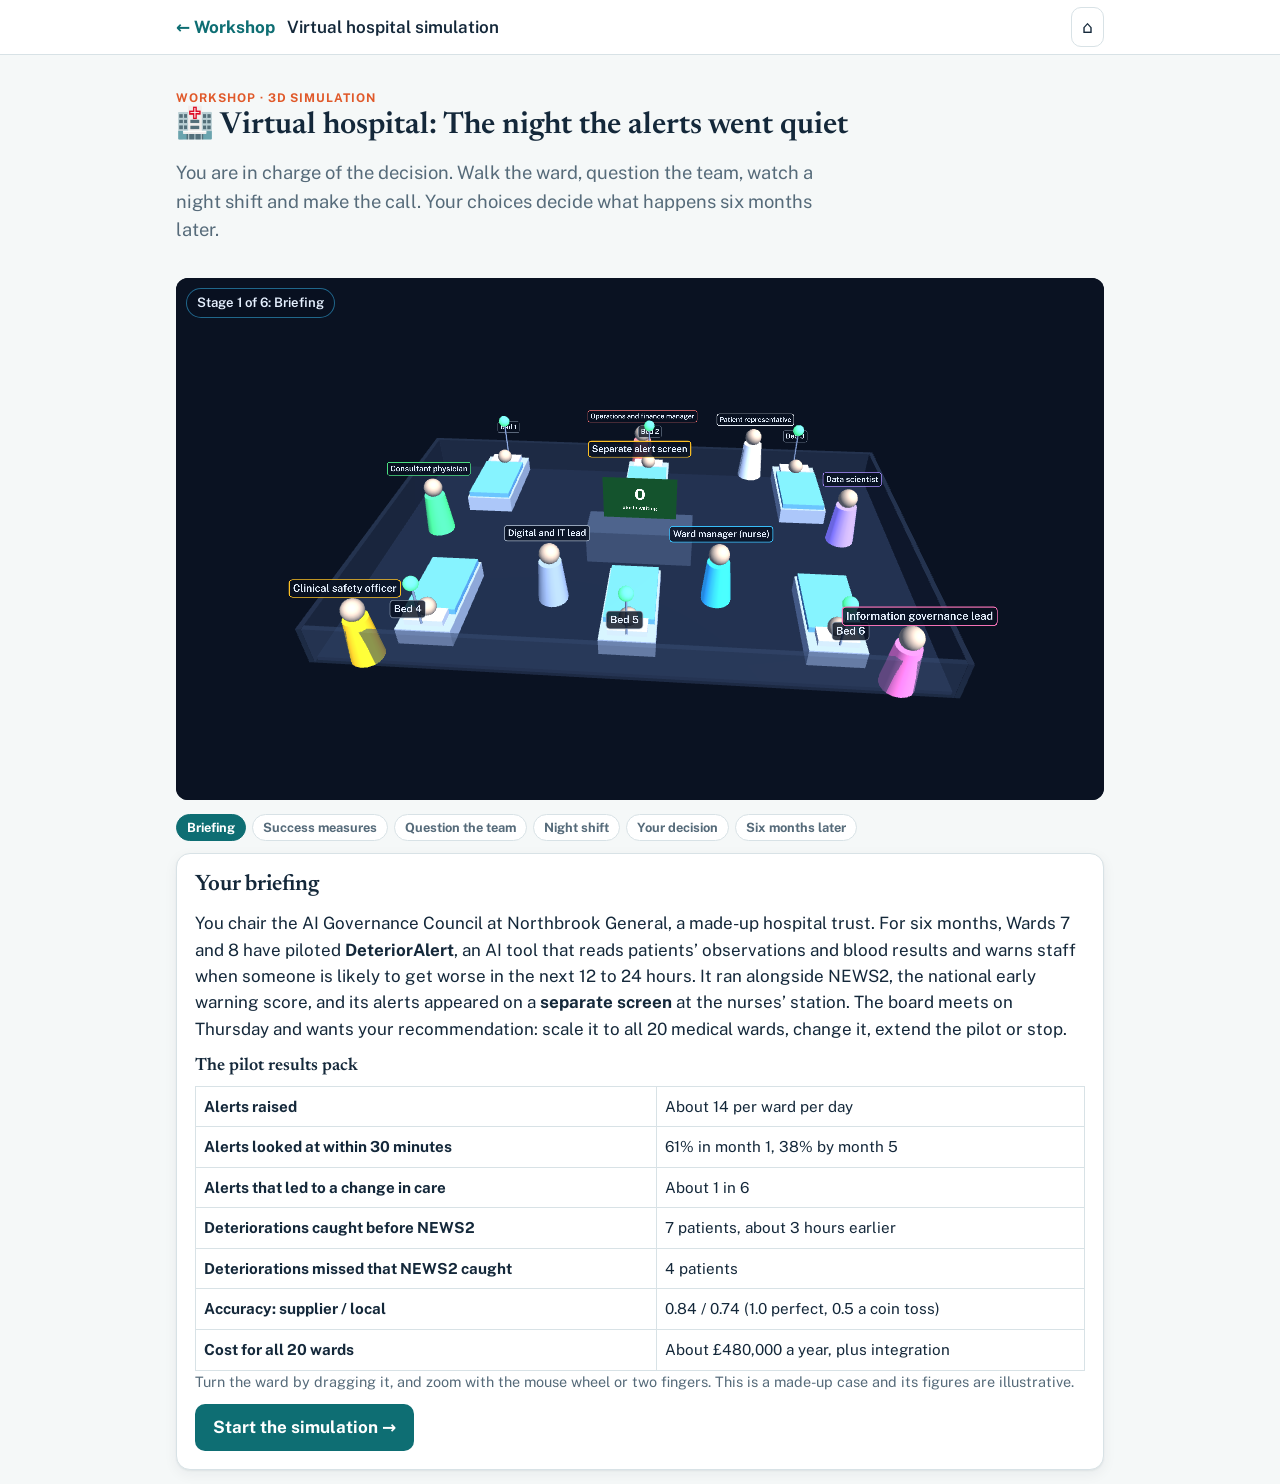
<file: sim.html>
<!doctype html>
<html lang="en-GB">
<head>
<meta charset="utf-8">
<meta name="viewport" content="width=device-width,initial-scale=1">
<title>Virtual Hospital Simulation</title>
<meta name="description" content="A 3D virtual hospital ward: question the team, watch a night shift and make the go/no-go decision on an AI early-warning tool.">
<link rel="preconnect" href="https://fonts.googleapis.com">
<link rel="preconnect" href="https://fonts.gstatic.com" crossorigin>
<link rel="stylesheet" href="https://fonts.googleapis.com/css2?family=Newsreader:opsz,wght@6..72,500;6..72,600&family=Public+Sans:wght@400;500;600;700&display=swap">
<link rel="stylesheet" href="assets/style.css">
</head>
<body>
<header class="topbar"><div class="wrap"><a class="home" href="chapter.html?ch=pp">← Workshop</a><span class="ttl">Virtual hospital simulation</span><a class="iconbtn" style="text-decoration:none;color:inherit" href="index.html" title="Course home">⌂</a></div></header>
<main class="wrap" id="main"></main>
<noscript><p class="wrap">This simulation needs JavaScript switched on.</p></noscript>
<script src="assets/three.min.js"></script>
<script src="assets/scenes.js"></script>
<script src="data/sim-pp.js"></script>
<script src="assets/hospital.js"></script>
<script>SimPP.mount();</script>
</body>
</html>
</file>
<file: assets/style.css>
:root{
  --bg:#f5f8f8; --card:#ffffff; --ink:#14283a; --muted:#566b7a; --line:#d8e2e6;
  --brand:#0e6e73; --brand-d:#0a5357; --brand-soft:#e1f2f2;
  --accent:#e0592a; --accent-soft:#fdeadf;
  --good:#17803d; --good-soft:#e3f5e9; --bad:#b3261e; --bad-soft:#fde8e6;
  --warn:#8a5a00; --warn-soft:#fff3d6; --key:#eef3ff; --key-line:#8aa4e6;
  --shadow:0 1px 2px rgba(20,40,58,.06),0 4px 14px rgba(20,40,58,.06);
  --r:14px;
}
@media (prefers-color-scheme:dark){
  :root:not([data-theme="light"]){
    --bg:#0f1b24; --card:#16262f; --ink:#e8f0f3; --muted:#9bb0bb; --line:#2a3f4b;
    --brand:#4fc3c8; --brand-d:#7ad6da; --brand-soft:#173b40;
    --accent:#ff8a5c; --accent-soft:#40261b;
    --good:#58d08a; --good-soft:#15361f; --bad:#ff8f86; --bad-soft:#401d1a;
    --warn:#f1c55f; --warn-soft:#3a3016; --key:#1b2742; --key-line:#5d78c4;
    --shadow:0 1px 2px rgba(0,0,0,.4);
  }
}
:root[data-theme="dark"]{
  --bg:#0f1b24; --card:#16262f; --ink:#e8f0f3; --muted:#9bb0bb; --line:#2a3f4b;
  --brand:#4fc3c8; --brand-d:#7ad6da; --brand-soft:#173b40;
  --accent:#ff8a5c; --accent-soft:#40261b;
  --good:#58d08a; --good-soft:#15361f; --bad:#ff8f86; --bad-soft:#401d1a;
  --warn:#f1c55f; --warn-soft:#3a3016; --key:#1b2742; --key-line:#5d78c4;
  --shadow:0 1px 2px rgba(0,0,0,.4);
}
*{box-sizing:border-box}
html{-webkit-text-size-adjust:100%}
body{margin:0;background:var(--bg);color:var(--ink);font:17px/1.55 "Public Sans",system-ui,-apple-system,"Segoe UI",Roboto,"Helvetica Neue",Arial,sans-serif}
a{color:var(--brand)}
h1,h2,h3{line-height:1.2;margin:0 0 .5em;font-family:"Newsreader",Georgia,"Times New Roman",serif;font-weight:600;text-wrap:balance}
h1{font-size:1.9rem} h2{font-size:1.4rem} h3{font-size:1.1rem}
p{margin:0 0 .8em}
button{font:inherit;color:inherit;cursor:pointer}
.wrap{max-width:960px;margin:0 auto;padding:0 16px}
.topbar{position:sticky;top:0;z-index:20;background:var(--card);border-bottom:1px solid var(--line)}
.topbar .wrap{display:flex;align-items:center;gap:12px;min-height:54px}
.topbar a.home{text-decoration:none;font-weight:700;color:var(--brand)}
.topbar .ttl{flex:1;min-width:0;white-space:nowrap;overflow:hidden;text-overflow:ellipsis;font-weight:600}
.chip{display:inline-flex;align-items:center;gap:6px;background:var(--brand-soft);color:var(--brand-d);border-radius:999px;padding:4px 12px;font-weight:700;font-size:.9rem;white-space:nowrap}
.iconbtn{border:1px solid var(--line);background:var(--card);border-radius:10px;padding:6px 10px}
.hero{padding:34px 0 18px}
.hero p.lead{font-size:1.15rem;color:var(--muted);max-width:640px}
.eyebrow{text-transform:uppercase;letter-spacing:.08em;font-size:.75rem;font-weight:700;color:var(--accent)}
.card{background:var(--card);border:1px solid var(--line);border-radius:var(--r);padding:18px;box-shadow:var(--shadow);margin:0 0 14px}
.grid{display:grid;gap:14px}
@media(min-width:700px){.grid.two{grid-template-columns:1fr 1fr}}
.chcard{display:flex;flex-direction:column;gap:8px;text-decoration:none;color:inherit;transition:transform .12s}
.chcard:hover{transform:translateY(-2px)}
.chcard .num{font-weight:800;color:var(--brand);font-size:.85rem;letter-spacing:.06em}
.chcard.soon{opacity:.55}
.bar{height:10px;background:var(--line);border-radius:99px;overflow:hidden}
.bar>i{display:block;height:100%;background:var(--brand);border-radius:99px;transition:width .4s}
.muted{color:var(--muted)} .small{font-size:.9rem}
.stats{display:grid;grid-template-columns:repeat(3,1fr);gap:10px;margin-bottom:14px}
.stat{background:var(--card);border:1px solid var(--line);border-radius:var(--r);padding:12px;text-align:center}
.stat b{display:block;font-size:1.5rem;color:var(--brand)}
.btn{display:inline-block;border:0;background:var(--brand);color:#fff;border-radius:10px;padding:10px 18px;font-weight:700;text-decoration:none}
.btn:hover{background:var(--brand-d)}
.btn.alt{background:var(--card);color:var(--brand-d);border:1.5px solid var(--brand)}
.btn.ghost{background:transparent;color:var(--muted);border:1px solid var(--line)}
.btn[disabled]{opacity:.45;cursor:not-allowed}
.row{display:flex;flex-wrap:wrap;gap:10px;align-items:center}
/* chapter nav */
.nav{display:flex;gap:8px;overflow-x:auto;padding:10px 0;scrollbar-width:thin}
.nav a{flex:0 0 auto;text-decoration:none;color:var(--ink);background:var(--card);border:1px solid var(--line);border-radius:999px;padding:6px 14px;font-size:.92rem;font-weight:600}
.nav a.on{background:var(--brand);color:#fff;border-color:var(--brand)}
.nav a.done::after{content:" ✓";color:var(--good)} .nav a.on.done::after{color:#fff}
/* teach blocks */
.hook{font-size:1.1rem;background:var(--accent-soft);border-left:5px solid var(--accent);padding:14px 16px;border-radius:10px;margin-bottom:16px}
.blk{margin:0 0 14px}
.blk.keyc,.blk.anac,.blk.exc,.blk.warnc{padding:14px 16px;border-radius:12px;border-left:5px solid}
.keyc{background:var(--key);border-color:var(--key-line)}
.anac{background:var(--brand-soft);border-color:var(--brand)}
.exc{background:var(--good-soft);border-color:var(--good)}
.warnc{background:var(--warn-soft);border-color:var(--warn)}
.tag{display:block;font-size:.72rem;font-weight:800;text-transform:uppercase;letter-spacing:.08em;margin-bottom:4px;opacity:.8}
.blk ul,.blk ol{margin:.2em 0 .2em 1.2em;padding:0} .blk li{margin:.25em 0}
table.t{width:100%;border-collapse:collapse;font-size:.95rem}
table.t th,table.t td{border:1px solid var(--line);padding:8px;text-align:left;vertical-align:top}
table.t th{background:var(--brand-soft)}
.tablewrap{overflow-x:auto}
/* activities */
.act{border:2px solid var(--line);border-radius:var(--r);padding:16px;background:var(--card);margin:18px 0}
.act>.ah{display:flex;gap:10px;align-items:flex-start;margin-bottom:8px}
.act .badge{background:var(--accent);color:#fff;border-radius:8px;padding:2px 9px;font-size:.75rem;font-weight:800;text-transform:uppercase;letter-spacing:.05em;white-space:nowrap}
.act h3{margin:0}
.intro{color:var(--muted);margin-bottom:12px}
.opt{display:block;width:100%;text-align:left;background:var(--card);border:2px solid var(--line);border-radius:12px;padding:12px 14px;margin:8px 0}
.opt:hover:not([disabled]){border-color:var(--brand)}
.opt.sel{border-color:var(--brand);background:var(--brand-soft)}
.opt.right{border-color:var(--good);background:var(--good-soft)}
.opt.wrong{border-color:var(--bad);background:var(--bad-soft)}
.fb{margin-top:12px;padding:12px 14px;border-radius:12px;background:var(--brand-soft)}
.fb.good{background:var(--good-soft)} .fb.bad{background:var(--bad-soft)} .fb.mid{background:var(--warn-soft)}
.result{font-weight:800;margin:6px 0}
.pool{display:flex;flex-wrap:wrap;gap:8px;min-height:48px;padding:10px;border:2px dashed var(--line);border-radius:12px;margin-bottom:12px}
.item{background:var(--card);border:2px solid var(--brand);border-radius:10px;padding:8px 12px;cursor:grab;user-select:none;touch-action:manipulation}
.item.pick{background:var(--brand);color:#fff}
.item.ok{border-color:var(--good);background:var(--good-soft);color:var(--ink)}
.item.no{border-color:var(--bad);background:var(--bad-soft);color:var(--ink)}
.buckets{display:grid;gap:10px}
@media(min-width:640px){.buckets.n2{grid-template-columns:1fr 1fr}.buckets.n3{grid-template-columns:1fr 1fr 1fr}}
.bucket{border:2px solid var(--brand);border-radius:12px;padding:8px;min-height:110px;background:var(--brand-soft)}
.bucket.over{background:var(--accent-soft);border-color:var(--accent)}
.bucket h4{margin:0 0 6px;font-size:.95rem}
.bucket .items{display:flex;flex-wrap:wrap;gap:6px}
.whylist{margin:10px 0 0;padding-left:1.1em;font-size:.95rem}
.ol{list-style:none;padding:0;margin:0}
.ol li{display:flex;align-items:center;gap:8px;background:var(--card);border:2px solid var(--brand);border-radius:10px;padding:8px 10px;margin:6px 0}
.ol li.ok{border-color:var(--good);background:var(--good-soft)} .ol li.no{border-color:var(--bad);background:var(--bad-soft)}
.ol li.drag{opacity:.4}
.ol .n{font-weight:800;color:var(--brand);min-width:1.4em}
.ol .tx{flex:1}
.ol button{border:1px solid var(--line);background:var(--bg);border-radius:8px;width:34px;height:34px}
.mcols{display:grid;gap:12px}
@media(min-width:640px){.mcols{grid-template-columns:1fr 1fr}}
.mbtn{display:block;width:100%;text-align:left;background:var(--card);border:2px solid var(--line);border-radius:10px;padding:10px 12px;margin:6px 0;position:relative}
.mbtn.sel{border-color:var(--accent);background:var(--accent-soft)}
.mbtn.paired{border-color:var(--brand);background:var(--brand-soft)}
.mbtn.ok{border-color:var(--good);background:var(--good-soft)} .mbtn.no{border-color:var(--bad);background:var(--bad-soft)}
.mbtn .pn{position:absolute;right:8px;top:6px;background:var(--brand);color:#fff;border-radius:99px;width:22px;height:22px;text-align:center;font-size:.8rem;line-height:22px;font-weight:800}
.clz{line-height:2.4}
.gap{display:inline-block;min-width:92px;border-bottom:3px solid var(--brand);background:var(--brand-soft);border-radius:6px 6px 0 0;padding:0 8px;text-align:center;margin:0 3px;cursor:pointer;min-height:1.6em;vertical-align:middle}
.gap.focus{outline:3px solid var(--accent)}
.gap.ok{background:var(--good-soft);border-color:var(--good)} .gap.no{background:var(--bad-soft);border-color:var(--bad)}
.bank{display:flex;flex-wrap:wrap;gap:8px;margin:12px 0}
.word{background:var(--card);border:2px solid var(--brand);border-radius:99px;padding:5px 14px;cursor:grab}
.word.used{opacity:.3;pointer-events:none}
.chunk{cursor:pointer;border-radius:5px;padding:1px 2px}
.chunk:hover{background:var(--accent-soft)}
.chunk.mark{background:var(--warn-soft);outline:2px solid var(--warn)}
.chunk.hit{background:var(--good-soft);outline:2px solid var(--good)}
.chunk.miss{background:var(--bad-soft);outline:2px dashed var(--bad)}
.chunk.fp{background:var(--bad-soft);outline:2px solid var(--bad)}
.chunk.decoy{outline:2px dotted var(--muted)}
.passage{background:var(--bg);border:1px solid var(--line);border-radius:12px;padding:14px;margin-bottom:10px}
.timer{font-size:1.4rem;font-weight:800;color:var(--accent)}
.rushcard{font-size:1.25rem;font-weight:700;text-align:center;padding:26px 14px;border:3px solid var(--brand);border-radius:16px;background:var(--brand-soft);margin:12px 0}
.rushcard.shake{animation:shake .3s}
.rushbtns{display:grid;gap:10px}
.rushbtns.n2{grid-template-columns:1fr 1fr}.rushbtns.n3{grid-template-columns:1fr 1fr 1fr}
.rushbtns .btn{padding:14px 8px}
@keyframes shake{25%{transform:translateX(-8px)}75%{transform:translateX(8px)}}
.mem{display:grid;grid-template-columns:repeat(3,1fr);gap:8px}
@media(min-width:640px){.mem{grid-template-columns:repeat(4,1fr)}}
.mc{aspect-ratio:1/1;border:2px solid var(--brand);border-radius:12px;background:var(--brand);color:#fff;display:flex;align-items:center;justify-content:center;text-align:center;padding:4px;font-size:.78rem;font-weight:600;line-height:1.2}
.mc.up{background:var(--card);color:var(--ink)} .mc.done{background:var(--good-soft);border-color:var(--good);color:var(--ink)}
.mc.back{font-size:1.6rem}
.alloc{display:grid;grid-template-columns:1fr auto;gap:4px 12px;align-items:center;padding:10px 0;border-bottom:1px solid var(--line)}
.alloc input[type=range]{width:100%;grid-column:1/-1}
.alloc .val{font-weight:800;color:var(--brand);font-size:1.1rem}
.left{font-weight:800;font-size:1.1rem}
.left.zero{color:var(--good)} .left.over{color:var(--bad)}
.lvl{display:flex;align-items:flex-start;gap:10px;border:2px solid var(--line);background:var(--card);border-radius:10px;padding:8px 10px;margin:6px 0;width:100%;text-align:left}
.lvl.sel{border-color:var(--brand);background:var(--brand-soft)}
.lvl b{background:var(--brand);color:#fff;border-radius:99px;min-width:24px;height:24px;line-height:24px;text-align:center;font-size:.85rem}
.dimbar{display:grid;grid-template-columns:130px 1fr 30px;gap:8px;align-items:center;margin:6px 0;font-size:.9rem}
.scn .step{animation:fade .25s}
@keyframes fade{from{opacity:0;transform:translateY(6px)}to{opacity:1}}
.stepdots{display:flex;gap:6px;margin-bottom:10px}
.stepdots i{width:22px;height:6px;border-radius:9px;background:var(--line)} .stepdots i.on{background:var(--brand)}
.foot{display:flex;justify-content:space-between;gap:10px;margin:22px 0 40px}
.stars{font-size:1.6rem;letter-spacing:3px}
.gl dt{font-weight:800;color:var(--brand-d);margin-top:12px} .gl dd{margin:2px 0 0}
input[type=text],input[type=search]{font:inherit;padding:10px 12px;border:1.5px solid var(--line);border-radius:10px;background:var(--card);color:var(--ink);width:100%}
.toast{position:fixed;left:50%;bottom:22px;transform:translateX(-50%);background:var(--ink);color:var(--bg);padding:10px 18px;border-radius:99px;font-weight:700;z-index:50;box-shadow:var(--shadow)}
.cert{display:none}
@media print{
  body.printcert>*:not(.cert){display:none!important}
  body.printcert .cert{display:block!important;border:6px double #0e6e73;padding:50px 40px;text-align:center;color:#14283a;background:#fff;margin:20px}
  .cert h1{font-size:2.2rem;color:#0e6e73} .cert .nm{font-size:2rem;border-bottom:2px solid #14283a;display:inline-block;padding:0 30px;margin:20px 0}
}
:focus-visible{outline:3px solid var(--accent);outline-offset:2px}
@media(prefers-reduced-motion:reduce){*{animation:none!important;transition:none!important}}

/* ===== Lesson videos, 3D and home hero (added with the narrated-video revision) ===== */
:root{--stage:#0A1222}
[hidden]{display:none!important}
/* home hero: text and a live 3D scene on a deep teal-navy band */
.homehero{margin:22px 0 16px;border-radius:18px;overflow:hidden;background:linear-gradient(135deg,#071a24 0%,#0b3b45 60%,#0e6e73 140%);color:#e6f6f6;padding:24px 20px;display:grid;gap:20px;align-items:center}
@media(min-width:820px){.homehero{grid-template-columns:minmax(0,1.05fr) minmax(0,1fr);padding:28px}}
.homehero h1{font-size:2.1rem;margin:4px 0 2px;color:#fff}
.homehero .eyebrow{color:#ffb08f}
.homehero .byline{font-family:"Newsreader",Georgia,serif;font-size:1.15rem;margin:0 0 10px;color:#cdeeee}
.homehero .lead{color:#bfe0e2;font-size:1.03rem;max-width:60ch}
.homehero .cover{float:left;width:110px;max-width:30vw;border-radius:6px;margin:0 16px 8px 0;box-shadow:0 10px 26px rgba(0,0,0,.45)}
.homehero .btn{background:#ff8a5c;color:#1b0e08}
.homehero .btn:hover{background:#ffa47f}
.herostage{border:1px solid rgba(255,255,255,.12)}
.how{display:grid;grid-template-columns:repeat(auto-fit,minmax(190px,1fr));gap:10px;margin:0 0 18px}
.how div{background:var(--card);border:1px solid var(--line);border-radius:12px;padding:12px}
.how b{display:block;margin-bottom:3px}
.how span{font-size:.9rem;color:var(--muted)}
/* lesson progress strip */
.lsteps{display:flex;gap:6px;flex-wrap:wrap;margin:-4px 0 14px}
.lsteps span{font-size:.82rem;padding:3px 11px;border-radius:99px;background:var(--brand-soft);color:var(--brand-d);font-weight:600}
.lsteps span.ok{background:var(--good-soft);color:var(--good)}
/* video card */
.watch{padding:14px}
.watchhead{display:flex;justify-content:space-between;align-items:baseline;gap:10px;flex-wrap:wrap;margin-bottom:8px}
.stage{position:relative;aspect-ratio:16/9;width:100%;background:var(--stage);border-radius:12px;overflow:hidden}
.stage canvas{position:absolute;inset:0;width:100%!important;height:100%!important;display:block}
.stage:has(.bigplay:not([hidden])) .scene-title{opacity:0}
.scene-title{position:absolute;left:12px;bottom:10px;right:56px;color:#E6F1FF;font-size:.88rem;font-weight:600;text-shadow:0 1px 3px rgba(0,0,0,.7);pointer-events:none}
.scene-fallback{position:absolute;inset:0;display:flex;align-items:center;justify-content:center;color:#cfe3ff;font-size:1.15rem;text-align:center;padding:24px;background:radial-gradient(circle at 50% 40%,#12324a,#0A1222 70%)}
.slidetag{position:absolute;left:10px;top:10px;z-index:2;background:rgba(10,30,34,.78);color:#fff;font-size:.75rem;padding:3px 9px;border-radius:99px;font-variant-numeric:tabular-nums}
.bigplay{position:absolute;inset:0;z-index:1;display:flex;align-items:center;justify-content:center;flex-direction:column;gap:10px;background:linear-gradient(180deg,rgba(6,16,22,.15),rgba(6,16,22,.55));border:0;color:#fff;font-weight:700;font-size:1rem;text-shadow:0 1px 3px rgba(0,0,0,.6)}
.bigplay span.c{width:72px;height:72px;border-radius:50%;background:var(--accent);display:flex;align-items:center;justify-content:center;box-shadow:0 6px 22px rgba(0,0,0,.4);transition:transform .15s}
.bigplay:hover span.c{transform:scale(1.07)}
.fsbtn{position:absolute;right:10px;bottom:8px;z-index:2;background:rgba(10,30,34,.78);color:#fff;border:0;border-radius:8px;width:36px;height:32px;font-size:1.05rem;line-height:1}
.speaker{display:grid;grid-template-columns:auto minmax(0,1fr);gap:14px;align-items:center;margin-top:12px}
.tutor{width:84px;aspect-ratio:1/1;border-radius:50%;background:var(--brand-soft);border:3px solid var(--card);box-shadow:0 0 0 1px var(--line);overflow:hidden}
.tutor.speaking{box-shadow:0 0 0 3px var(--accent)}
.tutor svg{width:100%;height:100%;display:block}
.tutor-wrap{display:flex;flex-direction:column;align-items:center;gap:3px;font-size:.72rem;color:var(--muted);text-align:center}
.cap{min-height:4.6em;background:var(--bg);border:1px solid var(--line);border-radius:10px;padding:10px 14px;font-size:1.05rem}
.cap .w{color:var(--muted)} .cap .w.past{color:var(--ink)} .cap .w.now{background:var(--accent-soft);color:var(--ink);border-radius:3px;box-shadow:0 0 0 2px var(--accent-soft)}
.ctrls{display:flex;gap:8px;align-items:center;flex-wrap:wrap;margin-top:12px}
.ctrls .grow{flex:1}
.ctrls .btn{padding:8px 14px}
.ctrls .btn.small{padding:6px 11px;font-size:.88rem;font-weight:600}
.ctrls select{padding:6px 8px;border-radius:8px;border:1px solid var(--line);background:var(--card);color:var(--ink);max-width:200px;font:inherit;font-size:.88rem}
.ctrls .vlabel{font-size:.86rem;color:var(--muted);display:flex;gap:6px;align-items:center}
.seg{display:inline-flex;border:1px solid var(--line);border-radius:8px;overflow:hidden}
.seg button{border:0;background:var(--card);padding:6px 10px;font-size:.86rem;color:var(--muted)}
.seg button+button{border-left:1px solid var(--line)}
.seg button[aria-pressed="true"]{background:var(--brand);color:#fff;font-weight:700}
.transcript{margin-top:12px;background:var(--bg);border:1px solid var(--line);border-radius:10px;padding:12px 14px;max-height:340px;overflow:auto}
.transcript b{display:block;font-size:.85rem;color:var(--brand)}
.transcript p{margin:2px 0 10px;max-width:75ch}
.watch:fullscreen{background:#05101a;color:#e8f0f3;padding:18px;display:flex;flex-direction:column;justify-content:center;overflow:auto}
.watch:fullscreen .stage{max-height:72vh;aspect-ratio:auto;flex:1}
.watch:fullscreen .cap{background:#0e1d29;border-color:#24394a;color:#e8f0f3}
.watch:fullscreen .transcript{display:none}
@media(max-width:560px){.bigplay .bl{display:none}.bigplay span.c{width:58px;height:58px}.tutor{width:60px}.cap{font-size:.98rem}.ctrls .vlabel{width:100%}.ctrls select{max-width:none;flex:1}.homehero h1{font-size:1.7rem}}
@media(prefers-reduced-motion:reduce){.bigplay span.c{transition:none}}

/* ---------- Pilot to Practice workshop additions ---------- */
.flash{min-height:150px;display:flex;flex-direction:column;justify-content:center;align-items:center;gap:8px;text-align:center;padding:22px 16px;border:3px solid var(--brand);border-radius:16px;background:var(--brand-soft);cursor:pointer;transition:transform .25s}
.flash .side{font-size:1.15rem;font-weight:700}
.flash.back{background:var(--card);border-color:var(--accent);transform:rotateX(0)}
.flash.back .side.small{font-size:.9rem;font-weight:500}
.tunelab{font-size:1.05rem;margin:6px 0}
.tunedash{display:grid;gap:8px;margin-top:12px}
.tunerow{display:grid;grid-template-columns:minmax(120px,1.3fr) 2fr auto;gap:10px;align-items:center}
.tunerow .tn{font-size:.92rem}
.tunerow b{min-width:70px;text-align:right}
input[type=range]{width:100%;accent-color:var(--brand)}
.boxes{display:grid;grid-template-columns:repeat(6,1fr);gap:8px;align-items:end}
.bx{display:flex;flex-direction:column;align-items:center;gap:4px;text-align:center}
.bxbar{width:100%;max-width:46px;height:90px;background:var(--line);border-radius:8px;display:flex;align-items:flex-end;overflow:hidden}
.bxbar i{display:block;width:100%;background:linear-gradient(var(--brand),var(--good));border-radius:8px 8px 0 0;transition:height .5s}
.reviewcard{border-left:5px solid var(--brand)}
@media(max-width:520px){.tunerow{grid-template-columns:1fr auto}.tunerow .bar{grid-column:1/-1;grid-row:2}}
/* virtual hospital */
.simstage{aspect-ratio:16/9;max-height:70vh}
.hud{position:absolute;top:10px;left:10px;right:10px;display:flex;flex-wrap:wrap;gap:6px;z-index:2;pointer-events:none}
.hchip{background:rgba(8,16,32,.78);color:#E6F1FF;border:1px solid rgba(56,189,248,.5);border-radius:999px;padding:4px 10px;font-size:.82rem;font-weight:600}
.hchip.big{font-size:1rem;border-color:#FBBF24;color:#FDE68A}
.simsteps{display:flex;flex-wrap:wrap;gap:6px;margin:0 0 12px}
.simsteps span{font-size:.8rem;font-weight:700;padding:3px 10px;border-radius:999px;border:1px solid var(--line);color:var(--muted);background:var(--card)}
.simsteps span.on{background:var(--brand);color:#fff;border-color:var(--brand)}
.simsteps span.ok{color:var(--good);border-color:var(--good)}
.talk{border:1px solid var(--line);border-left:5px solid var(--brand);border-radius:12px;padding:14px 16px;margin-top:14px;background:var(--bg)}
.talk blockquote{margin:8px 0 12px;font-family:"Newsreader",Georgia,serif;font-size:1.15rem;line-height:1.45}
.nightcap{min-height:3em;margin-top:12px;font-weight:700;color:var(--brand-d)}
.opt.sel{border-color:var(--brand);background:var(--brand-soft)}
</file>
